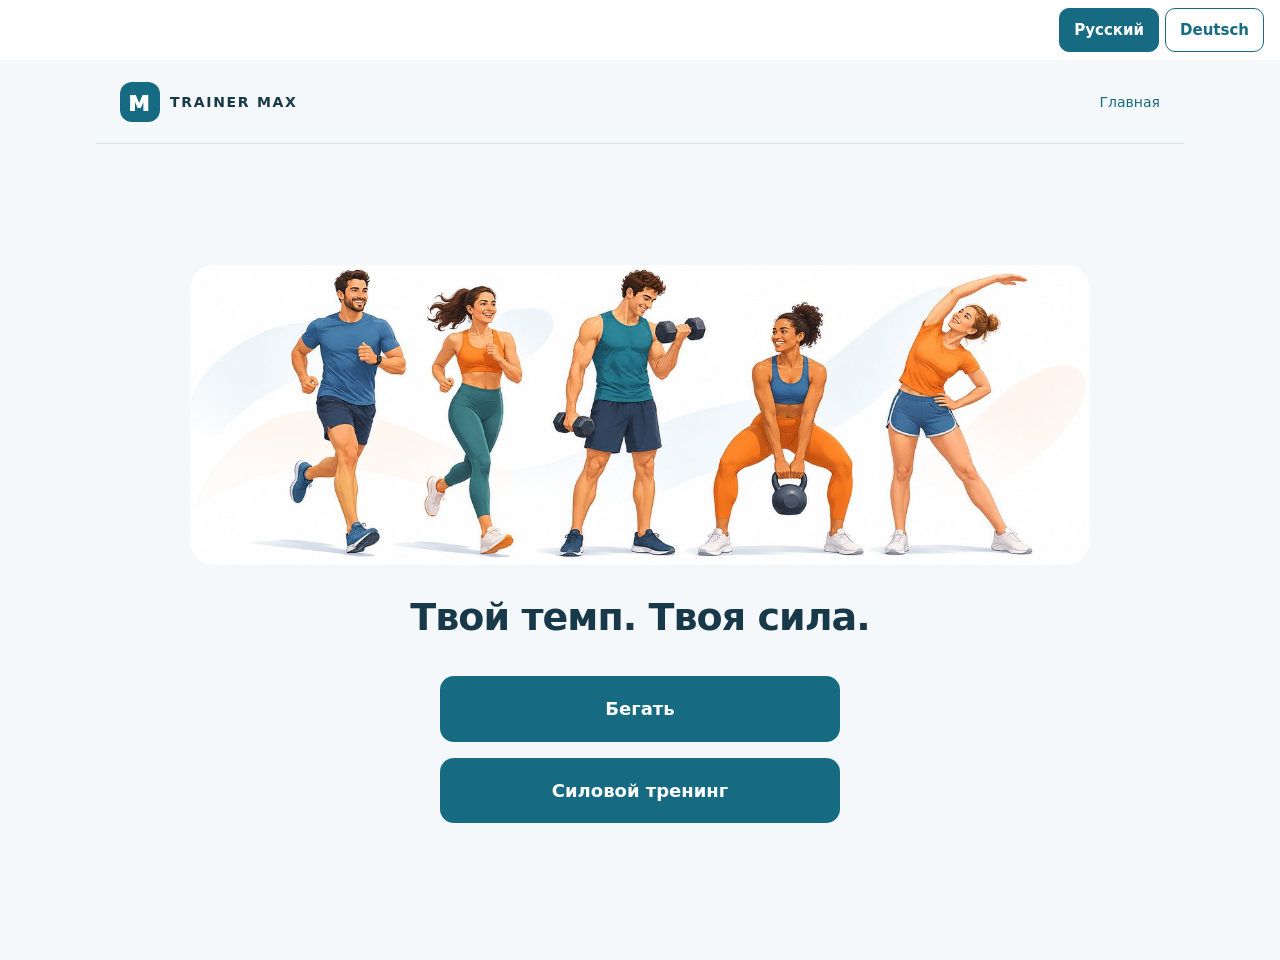
<file: index.html>
<!doctype html>
<html lang="ru"><head><link rel="manifest" href="manifest.webmanifest"><link rel="apple-touch-icon" href="apple-touch-icon.png"><meta name="apple-mobile-web-app-capable" content="yes"><meta name="mobile-web-app-capable" content="yes"><meta name="apple-mobile-web-app-title" content="Trainer Max"><meta name="apple-mobile-web-app-status-bar-style" content="default"><meta name="theme-color" content="#166b83"><meta charset="utf-8"><meta name="viewport" content="width=device-width,initial-scale=1"><title>Тренер Макс</title><meta name="description" content="Твой темп. Твоя сила."><style>
*{box-sizing:border-box}body{margin:0;background:#fff;color:#17394a;font-family:system-ui,-apple-system,sans-serif}main{min-height:100svh;display:flex;align-items:center;justify-content:center;padding:32px 20px}.home{width:100%;max-width:960px;text-align:center}img{display:block;width:100%;height:auto}h1{font-size:clamp(24px,5vw,38px);line-height:1.2;letter-spacing:-.025em;margin:30px 0 36px}.buttons{display:grid;gap:16px;max-width:360px;margin:auto}button,.choice{font:600 20px/1.3 system-ui;border:0;border-radius:16px;padding:21px 20px;min-height:68px;background:#166b83;color:white;cursor:pointer}.buttons>:nth-child(2){background:#eb8a32;color:#242e37}button:focus-visible,.choice:focus-visible{outline:3px solid #17394a;outline-offset:5px}button:active{transform:scale(.98)}@media(max-width:480px){main{padding:24px 16px}h1{margin:28px 0}.home img{width:100%}}
.choice{display:block;text-decoration:none}.back{display:inline-block;margin-top:28px;color:#166b83;padding:12px}</style><link rel="stylesheet" href="theme.css?v=languages-20261112"><script src="i18n.js?v=1"></script></head><body class="theme-home"><header class="site-header"><a class="site-brand" href="index.html"><span class="site-logo">м</span> TRAINER MAX</a><a class="site-back" href="index.html">Главная</a></header><main><section class="home" aria-label="Выбор тренировки"><img src="athletes-banner.jpg" alt="Нарисованные спортсмены бегают, занимаются с гантелями и гирей и делают растяжку"><h1>Твой темп. Твоя сила.</h1><div class="buttons"><a class="choice" href="running.html">Бегать</a><a class="choice" href="Trainer_Max_Krafttraining.html">Силовой тренинг</a></div></section></main><script>
function clearFinishedOutdoor(){try{const key='trainer-max-outdoor-v2';const saved=JSON.parse(localStorage.getItem(key));if(saved?.state==='finished')localStorage.removeItem(key)}catch(e){}}
clearFinishedOutdoor();window.addEventListener('pageshow',clearFinishedOutdoor);
</script><script>if('serviceWorker' in navigator)addEventListener('load',()=>navigator.serviceWorker.register('sw.js').catch(()=>{}));</script></body></html>
</file>
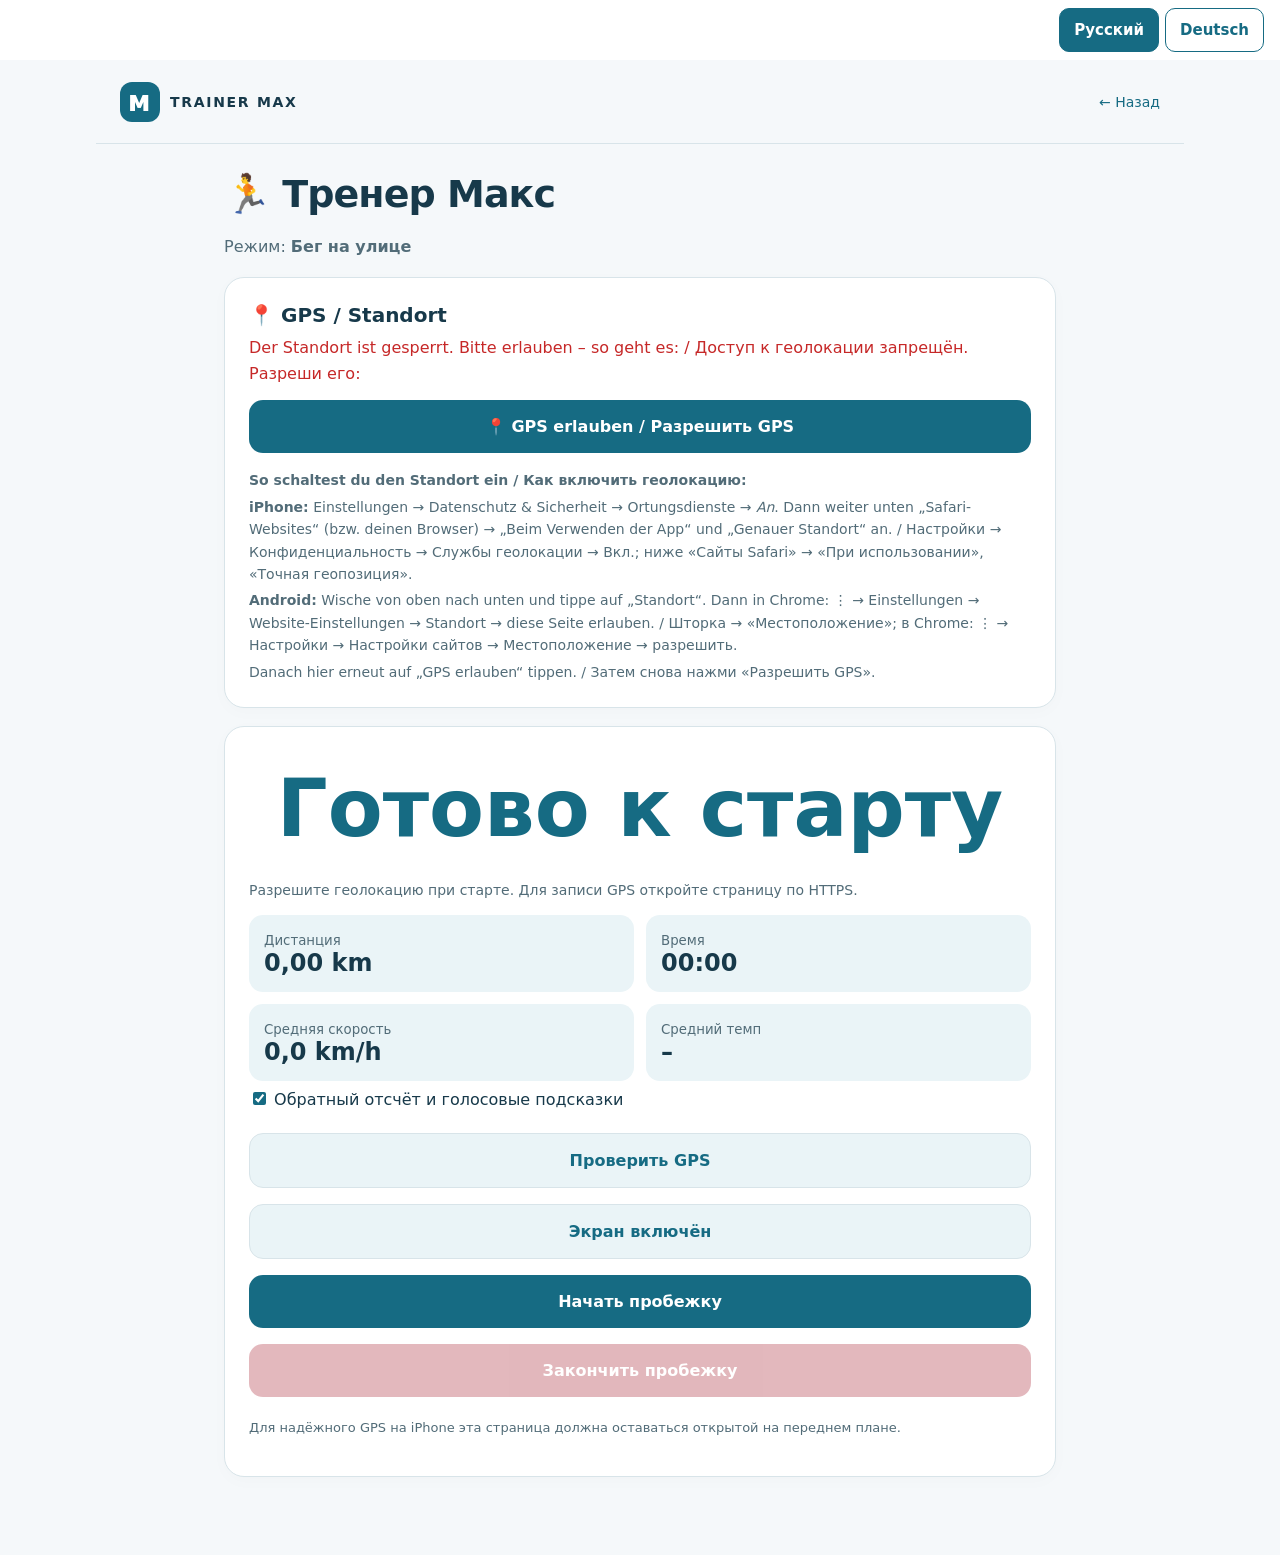
<file: outdoor.html>
<!doctype html><html lang="de"><head><link rel="manifest" href="manifest.webmanifest"><link rel="apple-touch-icon" href="apple-touch-icon.png"><meta name="apple-mobile-web-app-capable" content="yes"><meta name="mobile-web-app-capable" content="yes"><meta name="apple-mobile-web-app-title" content="Trainer Max"><meta name="apple-mobile-web-app-status-bar-style" content="default"><meta name="theme-color" content="#166b83"><meta charset="utf-8"><meta name="viewport" content="width=device-width,initial-scale=1,viewport-fit=cover"><title>Trainer Max – Laufen draußen</title><style>body{margin:0;background:#07111b;color:white;font-family:system-ui,-apple-system,sans-serif}main{max-width:550px;margin:auto;padding:22px 16px 45px}h1{font-size:26px;margin:8px 0}p{color:#b9c6d6;line-height:1.5}.panel{background:#132235;border:1px solid #304459;border-radius:20px;padding:20px;margin:18px 0}.stats{display:grid;grid-template-columns:1fr 1fr;gap:12px}.stat{background:#1b3046;padding:15px;border-radius:14px}.stat strong{display:block;font-size:24px}.stat small{color:#b9c6d6}button{border:0;border-radius:14px;padding:17px 20px;font-size:18px;font-weight:700;width:100%;margin:8px 0;background:#168fff;color:white}button:disabled{opacity:.35}button.stop{background:#d83c47}button.secondary{background:#32475f}#count{font-size:86px;font-weight:900;text-align:center;color:#ffc747}#status{font-size:14px;color:#bed0e0}#preview{width:100%;border-radius:14px;display:none}#map{width:100%;height:190px;border-radius:12px;background:#152b34}a{color:#9ed4ff}#finish{display:none}#wake{font-size:13px}label{display:block;margin:8px 0}input{accent-color:#168fff}</style><link rel="stylesheet" href="theme.css?v=languages-20261112"><script src="i18n.js?v=1"></script></head><body class="theme-outdoor"><header class="site-header"><a class="site-brand" href="index.html"><span class="site-logo">м</span> TRAINER MAX</a><a class="site-back" href="running.html">← Назад</a></header><main><a href="running.html">← Назад / Zurück</a><h1>🏃 Trainer Max</h1><p>Modus: <b>Laufen draußen</b></p><div class="panel gpsbox" id="gpsBox"><h2 style="margin:0 0 6px;font-size:20px">📍 GPS / Standort</h2><p id="gpsState" style="margin:0 0 6px">Für die Laufstrecke braucht die App deinen Standort. / Для маршрута приложению нужно твоё местоположение.</p><button id="gpsAllow" type="button">📍 GPS erlauben / Разрешить GPS</button><div id="gpsHelp" hidden style="font-size:14px;line-height:1.5"><p style="margin:8px 0 4px"><b>So schaltest du den Standort ein / Как включить геолокацию:</b></p><p style="margin:0 0 4px"><b>iPhone:</b> Einstellungen → Datenschutz &amp; Sicherheit → Ortungsdienste → <i>An</i>. Dann weiter unten „Safari-Websites“ (bzw. deinen Browser) → „Beim Verwenden der App“ und „Genauer Standort“ an. / Настройки → Конфиденциальность → Службы геолокации → Вкл.; ниже «Сайты Safari» → «При использовании», «Точная геопозиция».</p><p style="margin:0 0 4px"><b>Android:</b> Wische von oben nach unten und tippe auf „Standort“. Dann in Chrome: ⋮ → Einstellungen → Website-Einstellungen → Standort → diese Seite erlauben. / Шторка → «Местоположение»; в Chrome: ⋮ → Настройки → Настройки сайтов → Местоположение → разрешить.</p><p style="margin:0">Danach hier erneut auf „GPS erlauben“ tippen. / Затем снова нажми «Разрешить GPS».</p></div></div><div class="panel"><div id="count">Bereit</div><p id="status">GPS-Zugriff beim Start erlauben. Für echte GPS-Aufzeichnung muss diese Seite über HTTPS geöffnet werden.</p><div class="stats"><div class="stat"><small>Distanz</small><strong id="distance">0,00 km</strong></div><div class="stat"><small>Zeit</small><strong id="time">00:00</strong></div><div class="stat"><small>Ø Geschwindigkeit</small><strong id="speed">0,0 km/h</strong></div><div class="stat"><small>Ø Pace</small><strong id="pace">–</strong></div></div><label><input type="checkbox" id="voice" checked> Countdown und Hinweise auf Russisch</label><p id="storage"></p><button class="secondary" id="retry">GPS prüfen / Повторить поиск</button><button class="secondary" id="keep">Экран включён / Bildschirm wach halten</button><button id="start">Lauf starten</button><button class="secondary" id="noGps" type="button" hidden>Ohne GPS starten (nur Zeit) / Старт без GPS</button><button class="stop" id="stop" disabled>Lauf beenden</button><p id="wake">Hinweis: Für zuverlässiges GPS muss diese Webseite auf dem iPhone geöffnet und im Vordergrund bleiben.</p></div><div id="finish" class="panel"><h2>Dein Abschlussbild</h2><p id="selfieHint">📸 Mach jetzt ein Selfie – es wird der Hintergrund für dein Bild mit allen Laufdaten und der Karte. / Сделай селфи – оно станет фоном картинки с результатами и картой.</p><button id="selfie" type="button">📸 Selfie aufnehmen / Сделать селфи</button><input id="selfieInput" type="file" accept="image/*" capture="user" hidden><button class="secondary" id="plainPhoto" type="button" hidden>Standardfoto verwenden / Стандартное фото</button><img id="preview" alt="Laufabschlussbild"><button id="save">Bild speichern / teilen</button><p>Сохраните картинку перед выходом. При выходе результат этой пробежки будет удалён.</p><button id="home">На главную / Zur Startseite</button><button class="secondary" id="again">Новая пробежка / Neuen Lauf starten</button></div></main><script>
let selfieURL=null;
const PHOTO='finish-photo.jpg';
const $=id=>document.getElementById(id);let state='idle',watch=null,started=0,elapsed=0,ticker=null,points=[],total=0,finalBlob=null,finalURL=null;
const fmt=n=>n.toLocaleString('de-DE',{minimumFractionDigits:2,maximumFractionDigits:2});
function clock(s){s=Math.max(0,Math.floor(s));return (s>=3600?String(Math.floor(s/3600)).padStart(2,'0')+':':'')+String(Math.floor(s%3600/60)).padStart(2,'0')+':'+String(s%60).padStart(2,'0')}
function say(t){if(!$('voice').checked||!('speechSynthesis'in window))return;const u=new SpeechSynthesisUtterance(window.I18n?I18n.t(t):t);u.lang=window.I18n?I18n.locale:'ru-RU';u.rate=.9;const mv=window.TrainerVoice&&TrainerVoice.pick();if(mv){u.voice=mv;u.lang=mv.lang}speechSynthesis.speak(u)}
function hav(a,b){let r=Math.PI/180,dlat=(b.lat-a.lat)*r,dlon=(b.lon-a.lon)*r,x=Math.sin(dlat/2)**2+Math.cos(a.lat*r)*Math.cos(b.lat*r)*Math.sin(dlon/2)**2;return 6371000*2*Math.atan2(Math.sqrt(x),Math.sqrt(1-x))}
function update(){let s=state==='running'?(Date.now()-started)/1000:elapsed;$('time').textContent=clock(s);$('distance').textContent=fmt(total/1000)+' km';$('speed').textContent=(s>0?(total/1000)/(s/3600):0).toFixed(1).replace('.',',')+' km/h';$('pace').textContent=total>0?clock(s/(total/1000))+' /km':'–'}
const KEY='trainer-max-outdoor-v2';
let renderVersion=0,lastSaved=0;
let lock=null,locking=false,gpsTimer=null,countTimer=null,lastFix=0,segmentBreak=true;
const active=()=>['locating','countdown','running'].includes(state);
function persist(force=true){if(!force&&Date.now()-lastSaved<5000)return;if(!['running','finished'].includes(state))return;try{localStorage.setItem(KEY,JSON.stringify({state,started,elapsed,total,points}));lastSaved=Date.now();$('storage').textContent='Тренировка сохранена на этом устройстве.'}catch(e){$('storage').textContent='Не удалось сохранить тренировку. Не закрывайте страницу.'}}
async function keepAwake(){if(!active()||document.visibilityState!=='visible'||lock||locking)return;if(!navigator.wakeLock){$('wake').textContent='Браузер не поддерживает удержание экрана. Откройте страницу в Safari и проверьте автоблокировку.';return}locking=true;try{const l=await navigator.wakeLock.request('screen');if(!active()){await l.release();return}lock=l;$('wake').textContent='Экран удерживается включённым до «Закончить». Не блокируйте телефон вручную.';l.addEventListener('release',()=>{if(lock===l)lock=null;if(active())$('wake').textContent='Удержание экрана отключено системой. Вернитесь на страницу и нажмите «Экран включён».'})}catch(e){$('wake').textContent='Система не разрешила удержание экрана. Откройте в Safari, отключите энергосбережение и нажмите «Экран включён».'}finally{locking=false}}
function stopGPS(){if(watch!==null)navigator.geolocation.clearWatch(watch);watch=null;clearTimeout(gpsTimer)}
function err(e){clearTimeout(gpsTimer);if(state==='locating')$('noGps').hidden=false;if(e.code===1)gpsUI('denied','Der Standort ist gesperrt. Bitte erlauben – so geht es: / Доступ к геолокации запрещён. Разреши его:');else if(e.code===2)gpsUI('off','Der Standort ist ausgeschaltet oder nicht verfügbar. Bitte einschalten: / Геолокация выключена или недоступна. Включи её:');const msgs={1:'Доступ к геопозиции запрещён. Разрешите местоположение для этого сайта и браузера. Откройте ссылку напрямую в Safari.',2:'Местоположение недоступно. Включите геолокацию и выйдите на открытое место.',3:'За 20 секунд координаты не получены. Проверьте геолокацию, откройте в Safari и повторите поиск.'};$('status').textContent=msgs[e.code]||'Не удалось получить координаты. Повторите поиск GPS.';if(e.code===1)stopGPS()}
function startGPS(){stopGPS();if(!isSecureContext||!navigator.geolocation){$('status').textContent='Для GPS нужна HTTPS-страница в браузере с геолокацией.';if(state==='locating')$('noGps').hidden=false;return}lastFix=0;segmentBreak=true;$('status').textContent='Ищем GPS. Разрешите доступ к местоположению…';gpsTimer=setTimeout(()=>err({code:3}),21000);watch=navigator.geolocation.watchPosition(pos,err,{enableHighAccuracy:true,maximumAge:0,timeout:20000})}
function pos(p){if(!active())return;lastFix=Date.now();clearTimeout(gpsTimer);const c=p.coords;if(Number.isFinite(c.accuracy))gpsUI('ok','✓ GPS aktiv · Genauigkeit ±'+Math.round(c.accuracy)+' m / GPS включён');if(!Number.isFinite(c.latitude)||!Number.isFinite(c.longitude)||!Number.isFinite(c.accuracy))return;if(c.accuracy>65){$('status').textContent='Координаты получены, но точность ±'+Math.round(c.accuracy)+' м. Включите точную геопозицию и выйдите на открытое место.';return}if(state==='locating'){beginCountdown();return}if(state!=='running')return;let q={lat:c.latitude,lon:c.longitude,accuracy:c.accuracy,t:p.timestamp,break:segmentBreak};let last=points.at(-1);$('status').textContent='GPS активен · точность ±'+Math.round(c.accuracy)+' м';if(last&&!segmentBreak){let d=hav(last,q),dt=(q.t-last.t)/1000;if(dt<=0)return;if(dt>30)q.break=true;else{if(d<3||d/dt>7)return;total+=d}}points.push(q);segmentBreak=false;update();persist(false)}
function beginCountdown(){state='countdown';$('noGps').hidden=true;let n=5;$('count').textContent=n;say('Пять');countTimer=setInterval(()=>{if(document.visibilityState!=='visible'){clearInterval(countTimer);state='locating';$('count').textContent='GPS';return}n--;if(n>0){$('count').textContent=n;say(['','Один','Два','Три','Четыре'][n])}else{clearInterval(countTimer);state='running';started=Date.now();$('count').textContent='LOS!';say('Старт! Удачной пробежки!');persist();clearInterval(ticker);ticker=setInterval(()=>{update();persist(false);if(lastFix&&Date.now()-lastFix>30000)$('status').textContent='GPS давно не обновлялся. Повторите поиск; тренировка сохранена.'},1000)}},1000)}
function reset(){renderVersion++;if($('noGps'))$('noGps').hidden=true;if(typeof clearSelfie==='function')clearSelfie();if('speechSynthesis'in window)speechSynthesis.cancel();if(finalURL)URL.revokeObjectURL(finalURL);finalURL=null;finalBlob=null;$('preview').removeAttribute('src');$('preview').style.display='none';$('storage').textContent='';stopGPS();clearInterval(ticker);clearInterval(countTimer);state='idle';if(lock){lock.release().catch(()=>{});lock=null}points=[];total=0;elapsed=0;started=0;segmentBreak=true;try{localStorage.removeItem(KEY)}catch(e){}update();$('count').textContent='Bereit';$('start').disabled=false;$('stop').disabled=true;$('finish').style.display='none';$('status').textContent='Сначала проверим GPS, затем начнётся отсчёт.'}
$('start').onclick=()=>{if(state!=='idle')return;state='locating';setTimeout(()=>{if(state==='locating')$('noGps').hidden=false},25000);$('start').disabled=true;$('stop').disabled=false;$('count').textContent='GPS';keepAwake();startGPS()};
$('retry').onclick=()=>{if(!active()){$('start').click();return}keepAwake();startGPS()};
$('keep').onclick=keepAwake;
$('stop').textContent='Закончить / Lauf beenden';
$('stop').onclick=async()=>{if(!active())return;if(state!=='running'){if(!started){if(!confirm('Der Lauf hat noch nicht begonnen. Trotzdem beenden und ein Bild erstellen? / Пробежка ещё не началась. Всё равно завершить?')){return}}}elapsed=started?(Date.now()-started)/1000:0;state='finished';stopGPS();clearInterval(ticker);clearInterval(countTimer);if(lock)await lock.release();$('wake').textContent='Тренировка завершена. Экран можно закрыть.';$('stop').disabled=true;$('count').textContent='Fertig!';update();persist();say('Тренировка завершена. Отличная работа!');$('status').textContent='Lauf beendet · '+points.length+' GPS-Punkte';try{await render();if(state!=='finished')return;$('finish').style.display='block';$('finish').scrollIntoView({behavior:'smooth'})}catch(e){$('status').textContent='Результат сохранён, но картинка не создана. Перезагрузите страницу для повторной попытки.'}};
$('selfie').onclick=()=>{$('selfieInput').value='';$('selfieInput').click()};
$('selfieInput').onchange=async e=>{const f=e.target.files&&e.target.files[0];if(!f)return;if(selfieURL)URL.revokeObjectURL(selfieURL);selfieURL=URL.createObjectURL(f);$('selfie').textContent='📸 Neues Selfie / Новое селфи';$('plainPhoto').hidden=false;$('selfieHint').hidden=true;try{await render()}catch(err){$('status').textContent='Selfie konnte nicht geladen werden. / Не удалось загрузить селфи.';clearSelfie();render().catch(()=>{})}};
function clearSelfie(){if(selfieURL)URL.revokeObjectURL(selfieURL);selfieURL=null;$('plainPhoto').hidden=true;$('selfieHint').hidden=false;$('selfie').textContent='📸 Selfie aufnehmen / Сделать селфи'}
$('plainPhoto').onclick=()=>{clearSelfie();render().catch(()=>{})};
function gpsUI(kind,msg){const s=$('gpsState'),b=$('gpsAllow'),help=$('gpsHelp');s.textContent=msg;help.hidden=!(kind==='denied'||kind==='off');b.hidden=kind==='ok';s.style.color=kind==='ok'?'#1b8a4b':kind==='wait'?'':'#c62828'}
function requestGPS(){if(!navigator.geolocation){gpsUI('off','Dieser Browser kann keinen Standort liefern. / Браузер не поддерживает геолокацию.');return}if(!isSecureContext){gpsUI('off','GPS geht nur, wenn die Seite über https:// geöffnet wird. / GPS работает только по https://.');return}gpsUI('wait','Standort wird angefragt … bitte „Erlauben“ tippen. / Запрашиваем местоположение… нажми «Разрешить».');navigator.geolocation.getCurrentPosition(p=>{gpsUI('ok','✓ GPS aktiv · Genauigkeit ±'+Math.round(p.coords.accuracy)+' m / GPS включён')},e=>{if(e.code===1)gpsUI('denied','Der Standort ist gesperrt. Bitte erlauben – so geht es: / Доступ к геолокации запрещён. Разреши его:');else if(e.code===2)gpsUI('off','Der Standort ist ausgeschaltet oder nicht verfügbar. Bitte einschalten: / Геолокация выключена или недоступна. Включи её:');else gpsUI('wait','Noch kein GPS-Signal. Geh ins Freie und tippe erneut. / Нет сигнала GPS. Выйди на открытое место и повтори.')},{enableHighAccuracy:true,timeout:20000,maximumAge:0})}
$('gpsAllow').onclick=requestGPS;
(async()=>{try{if(navigator.permissions){const st=await navigator.permissions.query({name:'geolocation'});const react=()=>{if(st.state==='denied')gpsUI('denied','Der Standort ist gesperrt. Bitte erlauben – so geht es: / Доступ к геолокации запрещён. Разреши его:');else if(st.state==='granted'&&$('gpsState').style.color!=='rgb(27, 138, 75)')requestGPS()};st.onchange=react;if(st.state==='denied'){react();return}}}catch(e){}if(state==='idle')requestGPS()})();
$('noGps').onclick=()=>{if(state!=='locating')return;$('noGps').hidden=true;$('status').textContent='Start ohne GPS – Zeit läuft, Strecke wird ergänzt, sobald GPS da ist. / Старт без GPS.';beginCountdown()};
$('again').onclick=()=>{reset();window.scrollTo({top:0,behavior:'smooth'})};
$('home').onclick=()=>{reset();window.location.replace('index.html')};
document.addEventListener('visibilitychange',()=>{if(document.visibilityState==='hidden'){persist();segmentBreak=true}else if(active()){keepAwake();startGPS();update()}});
window.addEventListener('pagehide',()=>{if(state==='finished')reset();else persist();stopGPS();clearInterval(ticker);clearInterval(countTimer);if(state==='countdown')state='locating';if(lock){lock.release().catch(()=>{});lock=null}if('speechSynthesis'in window)speechSynthesis.cancel()});
window.addEventListener('pageshow',()=>{if(state==='finished'){try{if(!localStorage.getItem(KEY))reset()}catch(e){}}if(active()){keepAwake();startGPS();if(state==='running'){clearInterval(ticker);ticker=setInterval(()=>{update();persist(false)},1000)}}});
window.addEventListener('beforeunload',e=>{if(active()){persist();e.preventDefault();e.returnValue=''}});
document.querySelector('a[href="running.html"]').addEventListener('click',e=>{if(active()&&!confirm('Тренировка ещё идёт. Покинуть страницу? Запись GPS может прерваться.'))e.preventDefault()});
async function restore(){try{const d=JSON.parse(localStorage.getItem(KEY));if(!d||!['running','finished'].includes(d.state)||!Number.isFinite(d.started)||!Number.isFinite(d.total)||!Array.isArray(d.points))return;state=d.state;started=d.started;elapsed=d.elapsed;total=d.total;points=d.points;segmentBreak=true;update();$('start').disabled=true;if(state==='running'){$('count').textContent='Продолжаем';$('stop').disabled=false;$('storage').textContent='Тренировка восстановлена. Время включает перерыв; пропущенный путь не добавляется.';ticker=setInterval(()=>{update();persist(false)},1000);keepAwake();startGPS()}else{$('count').textContent='Fertig!';await render();$('finish').style.display='block'}}catch(e){$('storage').textContent='Не удалось восстановить сохранённую тренировку.'}}
function line(ctx,t,x,y,font,color='#fff'){ctx.font=font;ctx.fillStyle=color;ctx.fillText(window.I18n?I18n.t(t):t,x,y)}
function route(ctx,x,y,w,h){ctx.fillStyle='rgba(5,24,35,.92)';ctx.fillRect(x,y,w,h);ctx.strokeStyle='rgba(69,111,126,.3)';ctx.lineWidth=2;for(let i=0;i<10;i++){ctx.beginPath();ctx.moveTo(x+i*w/9,y);ctx.lineTo(x+(i+2)*w/11,y+h);ctx.stroke()}for(let i=0;i<7;i++){ctx.beginPath();ctx.moveTo(x,y+i*h/6);ctx.lineTo(x+w,y+(i+1)*h/7);ctx.stroke()}if(points.length<2){line(ctx,'Keine GPS-Route verfügbar',x+20,y+h/2,'25px system-ui','#d6e8f2');return}let minx=Infinity,maxx=-Infinity,miny=Infinity,maxy=-Infinity;for(const p of points){minx=Math.min(minx,p.lon);maxx=Math.max(maxx,p.lon);miny=Math.min(miny,p.lat);maxy=Math.max(maxy,p.lat)}let mid=(miny+maxy)/2*Math.PI/180;let dx=Math.max((maxx-minx)*Math.cos(mid),.0001),dy=Math.max(maxy-miny,.0001),scale=Math.min((w-75)/dx,(h-70)/dy);let cx=(minx+maxx)/2,cy=(miny+maxy)/2;const pt=p=>[x+w/2+(p.lon-cx)*Math.cos(mid)*scale,y+h/2-(p.lat-cy)*scale];ctx.lineCap='round';ctx.lineJoin='round';ctx.beginPath();points.forEach((p,i)=>{let [a,b]=pt(p);i&&!p.break?ctx.lineTo(a,b):ctx.moveTo(a,b)});ctx.strokeStyle='#17a7ff';ctx.lineWidth=12;ctx.stroke();let [sx,sy]=pt(points[0]),[ex,ey]=pt(points.at(-1));ctx.fillStyle='#34e68b';ctx.beginPath();ctx.arc(sx,sy,12,0,7);ctx.fill();ctx.fillStyle='#fff';ctx.beginPath();ctx.arc(ex,ey,12,0,7);ctx.fill()}
function stats(){return [['DISTANZ',fmt(total/1000)+' km'],['ZEIT',clock(elapsed)],['Ø GESCHWINDIGKEIT',(elapsed?((total/1000)/(elapsed/3600)):0).toFixed(1).replace('.',',')+' km/h'],['Ø PACE',total?clock(elapsed/(total/1000))+' /km':'–']]}
function drawSelfie(g,image){const W=1080,H=1350,s=Math.max(W/image.naturalWidth,H/image.naturalHeight),iw=image.naturalWidth*s,ih=image.naturalHeight*s;g.drawImage(image,(W-iw)/2,(H-ih)/2,iw,ih);let t=g.createLinearGradient(0,0,0,230);t.addColorStop(0,'rgba(3,13,25,.85)');t.addColorStop(1,'rgba(3,13,25,0)');g.fillStyle=t;g.fillRect(0,0,W,230);line(g,'TRAINER MAX',45,80,'bold 50px system-ui','#168fff');line(g,'LAUFEN DRAUSSEN',45,124,'bold 26px system-ui');g.textAlign='right';line(g,new Date().toLocaleDateString(window.I18n?I18n.locale:'de-DE'),W-45,80,'26px system-ui','#e6f0f7');g.textAlign='left';let b=g.createLinearGradient(0,760,0,H);b.addColorStop(0,'rgba(3,13,25,0)');b.addColorStop(.28,'rgba(3,13,25,.82)');b.addColorStop(1,'rgba(3,13,25,.95)');g.fillStyle=b;g.fillRect(0,760,W,H-760);stats().forEach((d,i)=>{let y=930+i*95;line(g,d[0],45,y,'22px system-ui','#a9c0d3');line(g,d[1],45,y+44,'bold 42px system-ui','#fff')});line(g,'DEINE GPS-STRECKE',600,915,'bold 22px system-ui','#168fff');g.save();g.beginPath();g.roundRect?g.roundRect(590,935,445,330,22):g.rect(590,935,445,330);g.clip();route(g,590,935,445,330);g.restore();line(g,'JEDER SCHRITT ZÄHLT!',45,1315,'bold 26px system-ui','#fff')}
async function render(){const version=++renderVersion;let image=new Image();image.src=selfieURL||PHOTO;await image.decode();if(version!==renderVersion||state!=='finished')return;let c=document.createElement('canvas');if(selfieURL){c.width=1080;c.height=1350;drawSelfie(c.getContext('2d'),image)}else{c.width=1080;c.height=1150;let g=c.getContext('2d');g.drawImage(image,0,0,1080,1150);g.fillStyle='rgba(3,13,25,.87)';g.fillRect(0,0,410,1150);line(g,'TRAINER MAX',40,75,'bold 47px system-ui','#168fff');line(g,'LAUFEN DRAUSSEN',40,118,'bold 24px system-ui');let data=[['DISTANZ',fmt(total/1000)+' km'],['ZEIT',clock(elapsed)],['Ø GESCHWINDIGKEIT',(elapsed?((total/1000)/(elapsed/3600)):0).toFixed(1).replace('.',',')+' km/h'],['Ø PACE',total?clock(elapsed/(total/1000))+' /km':'–']];data.forEach((d,i)=>{let y=200+i*125;line(g,d[0],40,y,'23px system-ui','#a9c0d3');line(g,d[1],40,y+49,'bold 44px system-ui','#fff')});line(g,'DEINE GPS-STRECKE',40,705,'bold 23px system-ui','#168fff');route(g,25,735,360,250);line(g,'JEDER SCHRITT ZÄHLT!',35,1060,'bold 28px system-ui','#fff');line(g,new Date().toLocaleDateString('de-DE'),35,1100,'23px system-ui','#a9c0d3');}const blob=await new Promise(r=>c.toBlob(r,'image/png'));c.width=0;c.height=0;image.removeAttribute('src');if(version!==renderVersion||state!=='finished')return;if(!blob)throw new Error('Bild konnte nicht erstellt werden');if(finalURL)URL.revokeObjectURL(finalURL);finalBlob=blob;finalURL=URL.createObjectURL(finalBlob);$('preview').src=finalURL;$('preview').style.display='block'}
$('save').onclick=async()=>{if(!finalBlob)return;let file=new File([finalBlob],'Trainer-Max-Lauf.png',{type:'image/png'});if(navigator.canShare&&navigator.canShare({files:[file]})){try{await navigator.share({files:[file],title:'Trainer Max – Mein Lauf'});return}catch(e){if(e.name==='AbortError')return}}let a=document.createElement('a');a.href=finalURL;a.download='Trainer-Max-Lauf.png';a.click()};
window.addEventListener('trainer-language-change',()=>{if(state==='finished')render().catch(()=>{});});
update();restore();
</script><script>if('serviceWorker' in navigator)addEventListener('load',()=>navigator.serviceWorker.register('sw.js').catch(()=>{}));</script></body></html>
</file>
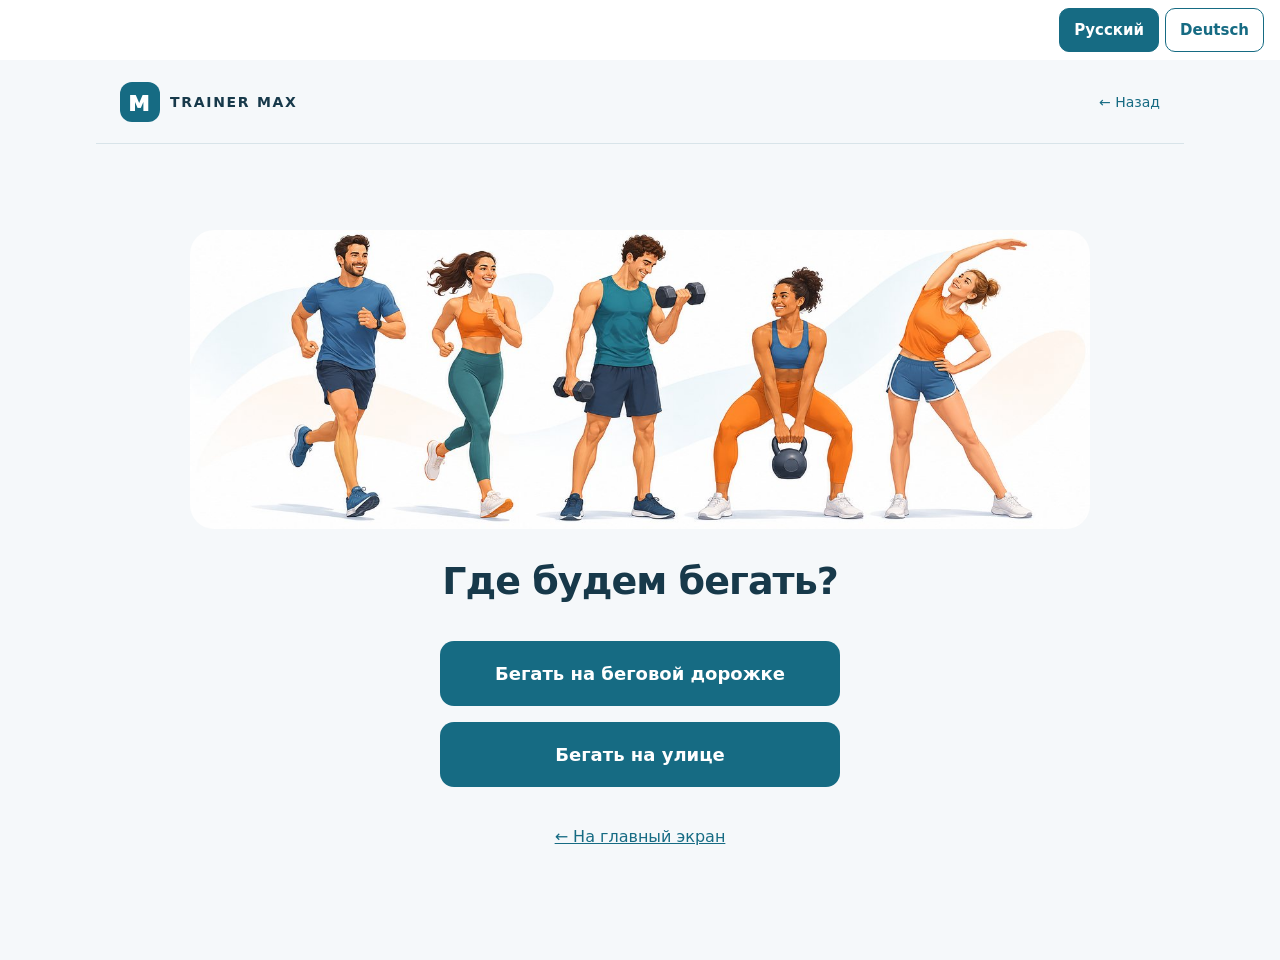
<file: running.html>
<!doctype html>
<html lang="ru"><head><link rel="manifest" href="manifest.webmanifest"><link rel="apple-touch-icon" href="apple-touch-icon.png"><meta name="apple-mobile-web-app-capable" content="yes"><meta name="mobile-web-app-capable" content="yes"><meta name="apple-mobile-web-app-title" content="Trainer Max"><meta name="apple-mobile-web-app-status-bar-style" content="default"><meta name="theme-color" content="#166b83"><meta charset="utf-8"><meta name="viewport" content="width=device-width,initial-scale=1"><title>Бегать — Тренер Макс</title><meta name="description" content="Твой темп. Твоя сила."><style>
*{box-sizing:border-box}body{margin:0;background:#fff;color:#17394a;font-family:system-ui,-apple-system,sans-serif}main{min-height:100svh;display:flex;align-items:center;justify-content:center;padding:32px 20px}.home{width:100%;max-width:960px;text-align:center}img{display:block;width:100%;height:auto}h1{font-size:clamp(24px,5vw,38px);line-height:1.2;letter-spacing:-.025em;margin:30px 0 36px}.buttons{display:grid;gap:16px;max-width:360px;margin:auto}button,.choice{font:600 20px/1.3 system-ui;border:0;border-radius:16px;padding:21px 20px;min-height:68px;background:#166b83;color:white;cursor:pointer}.buttons>:nth-child(2){background:#eb8a32;color:#242e37}button:focus-visible,.choice:focus-visible{outline:3px solid #17394a;outline-offset:5px}button:active{transform:scale(.98)}@media(max-width:480px){main{padding:24px 16px}h1{margin:28px 0}.home img{width:100%}}
.choice{display:block;text-decoration:none}.back{display:inline-block;margin-top:28px;color:#166b83;padding:12px}</style><link rel="stylesheet" href="theme.css?v=languages-20261112"><script src="i18n.js?v=1"></script></head><body class="theme-home"><header class="site-header"><a class="site-brand" href="index.html"><span class="site-logo">м</span> TRAINER MAX</a><a class="site-back" href="index.html">← Назад</a></header><main><section class="home" aria-label="Выбор места для бега"><img src="athletes-banner.jpg" alt="Нарисованные спортсмены бегают, занимаются с гантелями и гирей и делают растяжку"><h1>Где будем бегать?</h1><div class="buttons"><a class="choice" href="treadmill.html">Бегать на беговой дорожке</a><a class="choice" href="outdoor.html">Бегать на улице</a></div><a class="back" href="index.html">← На главный экран</a></section></main><script>if('serviceWorker' in navigator)addEventListener('load',()=>navigator.serviceWorker.register('sw.js').catch(()=>{}));</script></body></html>
</file>
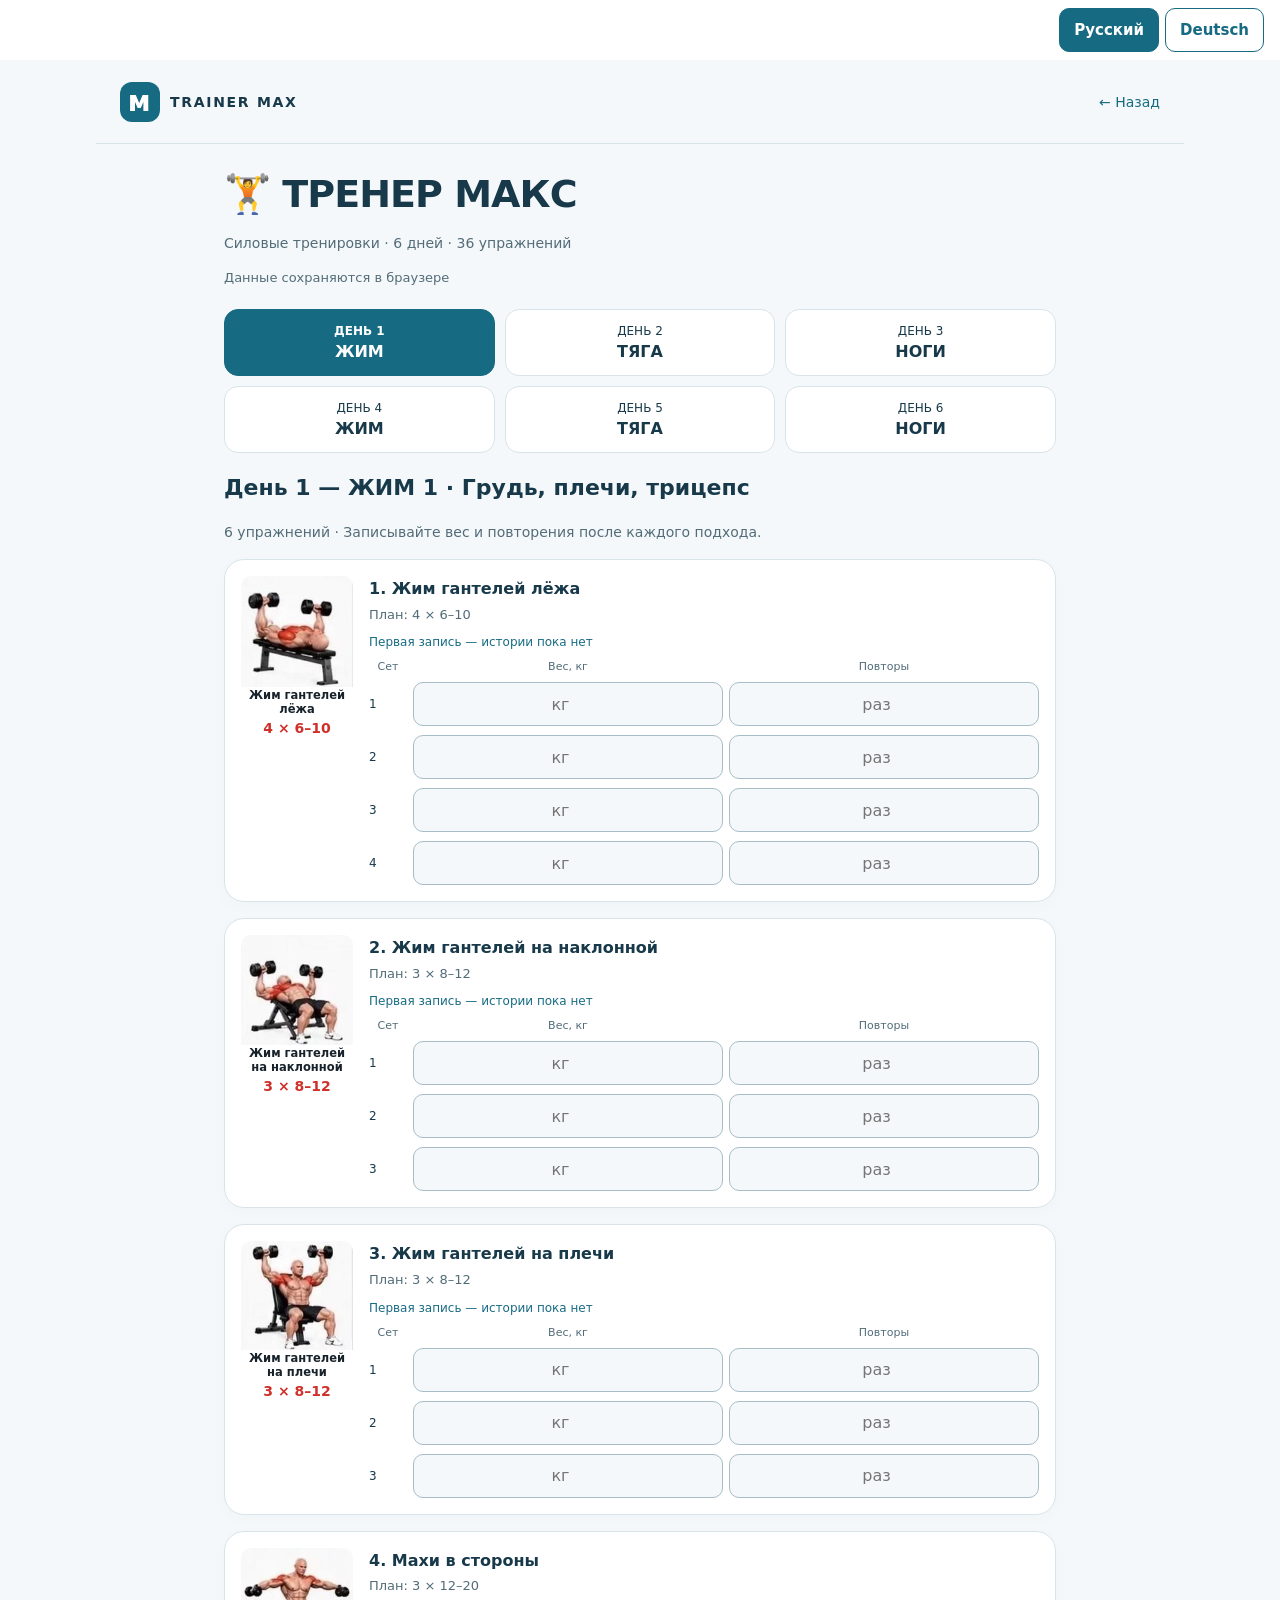
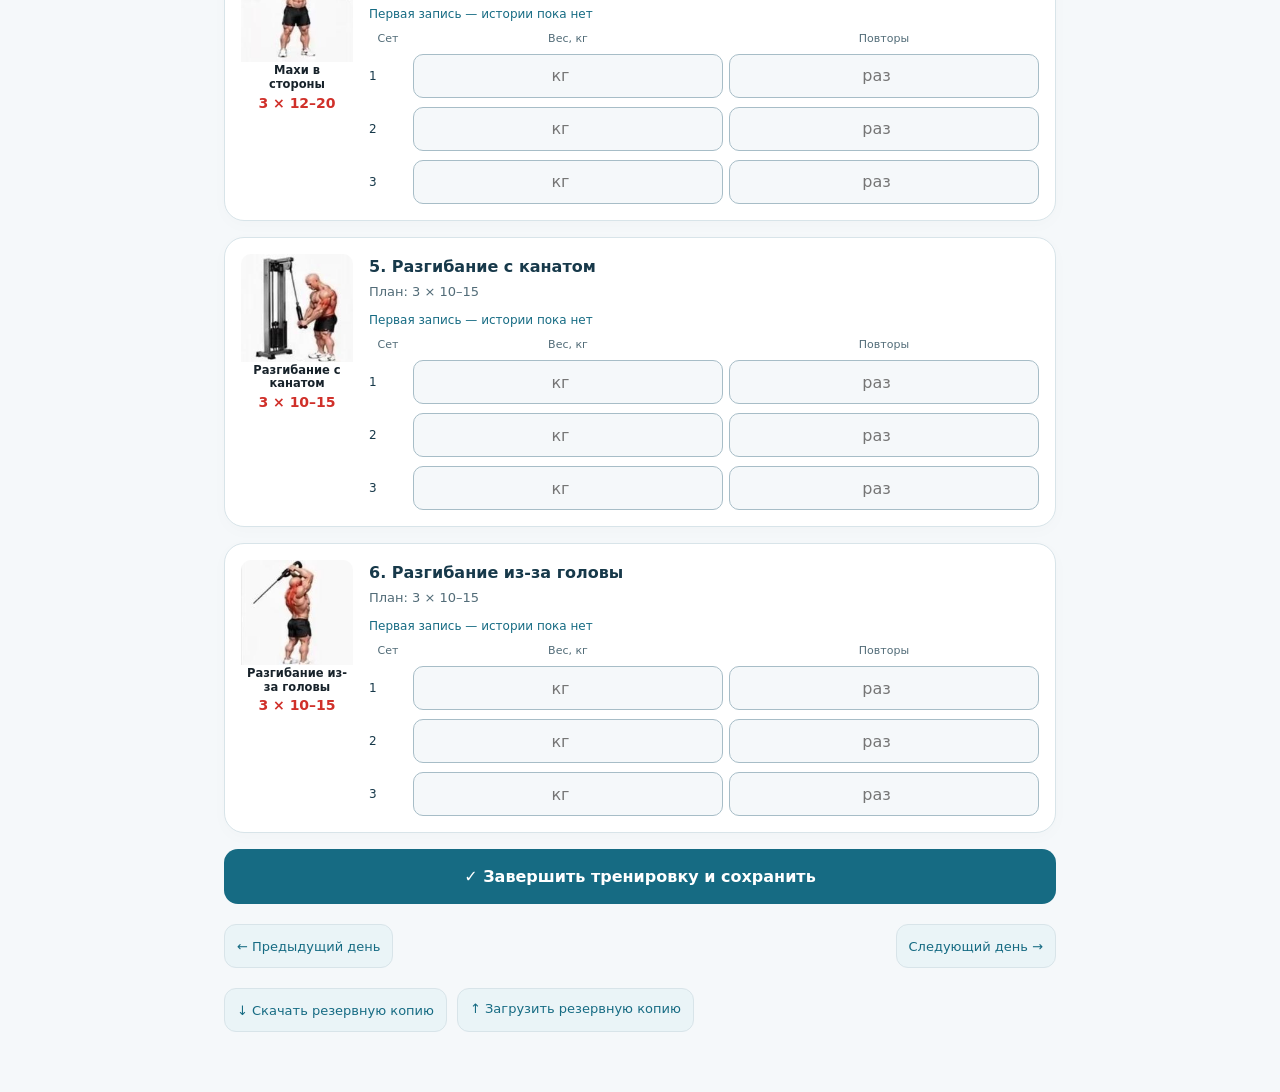
<file: Trainer_Max_Krafttraining.html>
<!doctype html><html lang="ru"><head><link rel="manifest" href="manifest.webmanifest"><link rel="apple-touch-icon" href="apple-touch-icon.png"><meta name="apple-mobile-web-app-capable" content="yes"><meta name="mobile-web-app-capable" content="yes"><meta name="apple-mobile-web-app-title" content="Trainer Max"><meta name="apple-mobile-web-app-status-bar-style" content="default"><meta name="theme-color" content="#166b83"><meta charset="utf-8"><meta name="viewport" content="width=device-width,initial-scale=1"><title>Тренер Макс — Силовые тренировки</title><style>
:root{font-family:system-ui,-apple-system,sans-serif;color:#f2f8f5;background:#0b1319}*{box-sizing:border-box}body{margin:0}main{max-width:850px;margin:auto;padding:18px 14px 80px}h1{font-size:26px;color:#a0ff48;margin:0}.sub{color:#b6c5c7;font-size:14px}.day{display:none}.day:first-of-type{display:block}.day:target{display:block}main:has(.day:target) .day:not(:target){display:none}.tabs{display:grid;grid-template-columns:repeat(3,1fr);gap:8px;margin:20px 0}.daylink{display:block;text-decoration:none;text-align:center;font-size:12px;padding:12px 4px;border:1px solid #40545a;background:#18272e;color:#eaf6ef;border-radius:12px}.daylink b{display:block;font-size:16px;margin-top:4px}.day:nth-of-type(1) .daylink:nth-child(1),.day:nth-of-type(2) .daylink:nth-child(2),.day:nth-of-type(3) .daylink:nth-child(3),.day:nth-of-type(4) .daylink:nth-child(4),.day:nth-of-type(5) .daylink:nth-child(5),.day:nth-of-type(6) .daylink:nth-child(6){background:#a0ff48;color:#09140a;font-weight:800}.exercise{display:grid;grid-template-columns:112px minmax(0,1fr);gap:12px;background:#15242b;border:1px solid #2e4448;border-radius:15px;padding:10px;margin:12px 0}.exercise img{width:112px;height:130px;object-fit:contain;background:white;border-radius:10px}.exercise h3{margin:2px 0 4px;font-size:16px}.hint{font-size:13px;color:#b5c8c9;margin:4px 0}.set,.sethead{display:grid;grid-template-columns:38px 1fr 1fr;gap:6px;align-items:center;margin-top:9px}.sethead{font-size:11px;color:#b5c8c9;text-align:center}.set{font-size:12px}.set input{min-width:0;width:100%;padding:10px 3px;border-radius:9px;background:#07151b;border:1px solid #486067;color:white;font-size:16px;text-align:center}.old{color:#a0ff48;font-size:12px;margin-top:8px;line-height:1.5}.finish{width:100%;padding:16px;background:#a0ff48;color:#09140a;border:0;border-radius:12px;font-size:16px;font-weight:800}.bottom{display:flex;justify-content:space-between;gap:10px;margin:20px 0}.bottom a{color:#a0ff48;text-decoration:none;padding:12px;border:1px solid #49604c;border-radius:10px;font-size:13px}.utilities{display:flex;gap:10px;flex-wrap:wrap;margin-top:20px}.utilities button,.utilities label{border:1px solid #49604c;border-radius:10px;background:#18272e;color:#eaf6ef;padding:12px;font-size:13px;cursor:pointer}#status{color:#a0ff48;font-size:13px;margin:12px 0}@media(max-width:380px){.exercise{grid-template-columns:85px minmax(0,1fr);gap:8px}.exercise img{width:85px;height:105px}.exercise h3{font-size:14px}}
.pic{margin:0;width:112px;background:#fff;border-radius:10px;overflow:hidden;text-align:center;align-self:start}.exercise .pic img{display:block;width:100%;height:auto;max-height:118px;object-fit:contain;border-radius:0;background:#fff}.pic figcaption{padding:2px 4px 6px;color:#17222a;font-size:11.5px;font-weight:700;line-height:1.2}.pic figcaption span{display:block;hyphens:auto}.pic figcaption b{display:block;color:#d0302a;font-size:14px;margin-top:3px}@media(max-width:380px){.pic{width:85px}.pic figcaption{font-size:10px}}</style><link rel="stylesheet" href="theme.css?v=languages-20261112"><script src="i18n.js?v=1"></script></head><body class="theme-strength"><header class="site-header"><a class="site-brand" href="index.html"><span class="site-logo">м</span> TRAINER MAX</a><a class="site-back" href="index.html">← Назад</a></header><main><a href="index.html" style="display:inline-block;color:#a0ff48;padding:12px 0;margin-bottom:12px">← На главную</a><h1>🏋️ ТРЕНЕР МАКС</h1><p class="sub">Силовые тренировки · 6 дней · 36 упражнений</p><p id="status">Данные сохраняются в браузере</p><section class="day" id="day-1"><nav class="tabs"><a class="daylink" href="#day-1">ДЕНЬ 1<b>ЖИМ</b></a><a class="daylink" href="#day-2">ДЕНЬ 2<b>ТЯГА</b></a><a class="daylink" href="#day-3">ДЕНЬ 3<b>НОГИ</b></a><a class="daylink" href="#day-4">ДЕНЬ 4<b>ЖИМ</b></a><a class="daylink" href="#day-5">ДЕНЬ 5<b>ТЯГА</b></a><a class="daylink" href="#day-6">ДЕНЬ 6<b>НОГИ</b></a></nav><h2>День 1 — ЖИМ 1 · Грудь, плечи, трицепс</h2><p class="sub">6 упражнений · Записывайте вес и повторения после каждого подхода.</p><article class="exercise"><figure class="pic"><img loading="lazy" src="[data-uri]" alt="Жим гантелей лёжа"><figcaption><span>Жим гантелей лёжа</span><b>4 × 6–10</b></figcaption></figure><div><h3>1. Жим гантелей лёжа</h3><p class="hint">План: 4 × 6–10</p><div class="old" data-previous="d1e1">Первая запись — истории пока нет</div><div class="sethead"><span>Сет</span><span>Вес, кг</span><span>Повторы</span></div><div class="set"><span>1</span><input type="number" inputmode="decimal" min="0" step="0.5" placeholder="кг" data-id="d1e1" data-set="0" data-field="kg"><input type="number" inputmode="numeric" min="0" step="1" placeholder="раз" data-id="d1e1" data-set="0" data-field="reps"></div><div class="set"><span>2</span><input type="number" inputmode="decimal" min="0" step="0.5" placeholder="кг" data-id="d1e1" data-set="1" data-field="kg"><input type="number" inputmode="numeric" min="0" step="1" placeholder="раз" data-id="d1e1" data-set="1" data-field="reps"></div><div class="set"><span>3</span><input type="number" inputmode="decimal" min="0" step="0.5" placeholder="кг" data-id="d1e1" data-set="2" data-field="kg"><input type="number" inputmode="numeric" min="0" step="1" placeholder="раз" data-id="d1e1" data-set="2" data-field="reps"></div><div class="set"><span>4</span><input type="number" inputmode="decimal" min="0" step="0.5" placeholder="кг" data-id="d1e1" data-set="3" data-field="kg"><input type="number" inputmode="numeric" min="0" step="1" placeholder="раз" data-id="d1e1" data-set="3" data-field="reps"></div></div></article><article class="exercise"><figure class="pic"><img loading="lazy" src="[data-uri]" alt="Жим гантелей на наклонной"><figcaption><span>Жим гантелей на наклонной</span><b>3 × 8–12</b></figcaption></figure><div><h3>2. Жим гантелей на наклонной</h3><p class="hint">План: 3 × 8–12</p><div class="old" data-previous="d1e2">Первая запись — истории пока нет</div><div class="sethead"><span>Сет</span><span>Вес, кг</span><span>Повторы</span></div><div class="set"><span>1</span><input type="number" inputmode="decimal" min="0" step="0.5" placeholder="кг" data-id="d1e2" data-set="0" data-field="kg"><input type="number" inputmode="numeric" min="0" step="1" placeholder="раз" data-id="d1e2" data-set="0" data-field="reps"></div><div class="set"><span>2</span><input type="number" inputmode="decimal" min="0" step="0.5" placeholder="кг" data-id="d1e2" data-set="1" data-field="kg"><input type="number" inputmode="numeric" min="0" step="1" placeholder="раз" data-id="d1e2" data-set="1" data-field="reps"></div><div class="set"><span>3</span><input type="number" inputmode="decimal" min="0" step="0.5" placeholder="кг" data-id="d1e2" data-set="2" data-field="kg"><input type="number" inputmode="numeric" min="0" step="1" placeholder="раз" data-id="d1e2" data-set="2" data-field="reps"></div></div></article><article class="exercise"><figure class="pic"><img loading="lazy" src="[data-uri]" alt="Жим гантелей на плечи"><figcaption><span>Жим гантелей на плечи</span><b>3 × 8–12</b></figcaption></figure><div><h3>3. Жим гантелей на плечи</h3><p class="hint">План: 3 × 8–12</p><div class="old" data-previous="d1e3">Первая запись — истории пока нет</div><div class="sethead"><span>Сет</span><span>Вес, кг</span><span>Повторы</span></div><div class="set"><span>1</span><input type="number" inputmode="decimal" min="0" step="0.5" placeholder="кг" data-id="d1e3" data-set="0" data-field="kg"><input type="number" inputmode="numeric" min="0" step="1" placeholder="раз" data-id="d1e3" data-set="0" data-field="reps"></div><div class="set"><span>2</span><input type="number" inputmode="decimal" min="0" step="0.5" placeholder="кг" data-id="d1e3" data-set="1" data-field="kg"><input type="number" inputmode="numeric" min="0" step="1" placeholder="раз" data-id="d1e3" data-set="1" data-field="reps"></div><div class="set"><span>3</span><input type="number" inputmode="decimal" min="0" step="0.5" placeholder="кг" data-id="d1e3" data-set="2" data-field="kg"><input type="number" inputmode="numeric" min="0" step="1" placeholder="раз" data-id="d1e3" data-set="2" data-field="reps"></div></div></article><article class="exercise"><figure class="pic"><img loading="lazy" src="[data-uri]" alt="Махи в стороны"><figcaption><span>Махи в стороны</span><b>3 × 12–20</b></figcaption></figure><div><h3>4. Махи в стороны</h3><p class="hint">План: 3 × 12–20</p><div class="old" data-previous="d1e4">Первая запись — истории пока нет</div><div class="sethead"><span>Сет</span><span>Вес, кг</span><span>Повторы</span></div><div class="set"><span>1</span><input type="number" inputmode="decimal" min="0" step="0.5" placeholder="кг" data-id="d1e4" data-set="0" data-field="kg"><input type="number" inputmode="numeric" min="0" step="1" placeholder="раз" data-id="d1e4" data-set="0" data-field="reps"></div><div class="set"><span>2</span><input type="number" inputmode="decimal" min="0" step="0.5" placeholder="кг" data-id="d1e4" data-set="1" data-field="kg"><input type="number" inputmode="numeric" min="0" step="1" placeholder="раз" data-id="d1e4" data-set="1" data-field="reps"></div><div class="set"><span>3</span><input type="number" inputmode="decimal" min="0" step="0.5" placeholder="кг" data-id="d1e4" data-set="2" data-field="kg"><input type="number" inputmode="numeric" min="0" step="1" placeholder="раз" data-id="d1e4" data-set="2" data-field="reps"></div></div></article><article class="exercise"><figure class="pic"><img loading="lazy" src="[data-uri]" alt="Разгибание с канатом"><figcaption><span>Разгибание с канатом</span><b>3 × 10–15</b></figcaption></figure><div><h3>5. Разгибание с канатом</h3><p class="hint">План: 3 × 10–15</p><div class="old" data-previous="d1e5">Первая запись — истории пока нет</div><div class="sethead"><span>Сет</span><span>Вес, кг</span><span>Повторы</span></div><div class="set"><span>1</span><input type="number" inputmode="decimal" min="0" step="0.5" placeholder="кг" data-id="d1e5" data-set="0" data-field="kg"><input type="number" inputmode="numeric" min="0" step="1" placeholder="раз" data-id="d1e5" data-set="0" data-field="reps"></div><div class="set"><span>2</span><input type="number" inputmode="decimal" min="0" step="0.5" placeholder="кг" data-id="d1e5" data-set="1" data-field="kg"><input type="number" inputmode="numeric" min="0" step="1" placeholder="раз" data-id="d1e5" data-set="1" data-field="reps"></div><div class="set"><span>3</span><input type="number" inputmode="decimal" min="0" step="0.5" placeholder="кг" data-id="d1e5" data-set="2" data-field="kg"><input type="number" inputmode="numeric" min="0" step="1" placeholder="раз" data-id="d1e5" data-set="2" data-field="reps"></div></div></article><article class="exercise"><figure class="pic"><img loading="lazy" src="[data-uri]" alt="Разгибание из-за головы"><figcaption><span>Разгибание из-за головы</span><b>3 × 10–15</b></figcaption></figure><div><h3>6. Разгибание из-за головы</h3><p class="hint">План: 3 × 10–15</p><div class="old" data-previous="d1e6">Первая запись — истории пока нет</div><div class="sethead"><span>Сет</span><span>Вес, кг</span><span>Повторы</span></div><div class="set"><span>1</span><input type="number" inputmode="decimal" min="0" step="0.5" placeholder="кг" data-id="d1e6" data-set="0" data-field="kg"><input type="number" inputmode="numeric" min="0" step="1" placeholder="раз" data-id="d1e6" data-set="0" data-field="reps"></div><div class="set"><span>2</span><input type="number" inputmode="decimal" min="0" step="0.5" placeholder="кг" data-id="d1e6" data-set="1" data-field="kg"><input type="number" inputmode="numeric" min="0" step="1" placeholder="раз" data-id="d1e6" data-set="1" data-field="reps"></div><div class="set"><span>3</span><input type="number" inputmode="decimal" min="0" step="0.5" placeholder="кг" data-id="d1e6" data-set="2" data-field="kg"><input type="number" inputmode="numeric" min="0" step="1" placeholder="раз" data-id="d1e6" data-set="2" data-field="reps"></div></div></article><button class="finish" data-finish="0">✓ Завершить тренировку и сохранить</button><div class="bottom"><a href="#day-6">← Предыдущий день</a><a href="#day-2">Следующий день →</a></div></section><section class="day" id="day-2"><nav class="tabs"><a class="daylink" href="#day-1">ДЕНЬ 1<b>ЖИМ</b></a><a class="daylink" href="#day-2">ДЕНЬ 2<b>ТЯГА</b></a><a class="daylink" href="#day-3">ДЕНЬ 3<b>НОГИ</b></a><a class="daylink" href="#day-4">ДЕНЬ 4<b>ЖИМ</b></a><a class="daylink" href="#day-5">ДЕНЬ 5<b>ТЯГА</b></a><a class="daylink" href="#day-6">ДЕНЬ 6<b>НОГИ</b></a></nav><h2>День 2 — ТЯГА 1 · Спина, бицепс</h2><p class="sub">6 упражнений · Записывайте вес и повторения после каждого подхода.</p><article class="exercise"><figure class="pic"><img loading="lazy" src="[data-uri]" alt="Тяга к груди широким хватом"><figcaption><span>Тяга к груди широким хватом</span><b>4 × 6–10</b></figcaption></figure><div><h3>1. Тяга к груди широким хватом</h3><p class="hint">План: 4 × 6–10</p><div class="old" data-previous="d2e1">Первая запись — истории пока нет</div><div class="sethead"><span>Сет</span><span>Вес, кг</span><span>Повторы</span></div><div class="set"><span>1</span><input type="number" inputmode="decimal" min="0" step="0.5" placeholder="кг" data-id="d2e1" data-set="0" data-field="kg"><input type="number" inputmode="numeric" min="0" step="1" placeholder="раз" data-id="d2e1" data-set="0" data-field="reps"></div><div class="set"><span>2</span><input type="number" inputmode="decimal" min="0" step="0.5" placeholder="кг" data-id="d2e1" data-set="1" data-field="kg"><input type="number" inputmode="numeric" min="0" step="1" placeholder="раз" data-id="d2e1" data-set="1" data-field="reps"></div><div class="set"><span>3</span><input type="number" inputmode="decimal" min="0" step="0.5" placeholder="кг" data-id="d2e1" data-set="2" data-field="kg"><input type="number" inputmode="numeric" min="0" step="1" placeholder="раз" data-id="d2e1" data-set="2" data-field="reps"></div><div class="set"><span>4</span><input type="number" inputmode="decimal" min="0" step="0.5" placeholder="кг" data-id="d2e1" data-set="3" data-field="kg"><input type="number" inputmode="numeric" min="0" step="1" placeholder="раз" data-id="d2e1" data-set="3" data-field="reps"></div></div></article><article class="exercise"><figure class="pic"><img loading="lazy" src="[data-uri]" alt="Тяга блока сидя"><figcaption><span>Тяга блока сидя</span><b>3 × 8–12</b></figcaption></figure><div><h3>2. Тяга блока сидя</h3><p class="hint">План: 3 × 8–12</p><div class="old" data-previous="d2e2">Первая запись — истории пока нет</div><div class="sethead"><span>Сет</span><span>Вес, кг</span><span>Повторы</span></div><div class="set"><span>1</span><input type="number" inputmode="decimal" min="0" step="0.5" placeholder="кг" data-id="d2e2" data-set="0" data-field="kg"><input type="number" inputmode="numeric" min="0" step="1" placeholder="раз" data-id="d2e2" data-set="0" data-field="reps"></div><div class="set"><span>2</span><input type="number" inputmode="decimal" min="0" step="0.5" placeholder="кг" data-id="d2e2" data-set="1" data-field="kg"><input type="number" inputmode="numeric" min="0" step="1" placeholder="раз" data-id="d2e2" data-set="1" data-field="reps"></div><div class="set"><span>3</span><input type="number" inputmode="decimal" min="0" step="0.5" placeholder="кг" data-id="d2e2" data-set="2" data-field="kg"><input type="number" inputmode="numeric" min="0" step="1" placeholder="раз" data-id="d2e2" data-set="2" data-field="reps"></div></div></article><article class="exercise"><figure class="pic"><img loading="lazy" src="[data-uri]" alt="Тяга гантели одной рукой"><figcaption><span>Тяга гантели одной рукой</span><b>3 × 8–12</b></figcaption></figure><div><h3>3. Тяга гантели одной рукой</h3><p class="hint">План: 3 × 8–12</p><div class="old" data-previous="d2e3">Первая запись — истории пока нет</div><div class="sethead"><span>Сет</span><span>Вес, кг</span><span>Повторы</span></div><div class="set"><span>1</span><input type="number" inputmode="decimal" min="0" step="0.5" placeholder="кг" data-id="d2e3" data-set="0" data-field="kg"><input type="number" inputmode="numeric" min="0" step="1" placeholder="раз" data-id="d2e3" data-set="0" data-field="reps"></div><div class="set"><span>2</span><input type="number" inputmode="decimal" min="0" step="0.5" placeholder="кг" data-id="d2e3" data-set="1" data-field="kg"><input type="number" inputmode="numeric" min="0" step="1" placeholder="раз" data-id="d2e3" data-set="1" data-field="reps"></div><div class="set"><span>3</span><input type="number" inputmode="decimal" min="0" step="0.5" placeholder="кг" data-id="d2e3" data-set="2" data-field="kg"><input type="number" inputmode="numeric" min="0" step="1" placeholder="раз" data-id="d2e3" data-set="2" data-field="reps"></div></div></article><article class="exercise"><figure class="pic"><img loading="lazy" src="[data-uri]" alt="Обратные разведения"><figcaption><span>Обратные разведения</span><b>3 × 12–20</b></figcaption></figure><div><h3>4. Обратные разведения</h3><p class="hint">План: 3 × 12–20</p><div class="old" data-previous="d2e4">Первая запись — истории пока нет</div><div class="sethead"><span>Сет</span><span>Вес, кг</span><span>Повторы</span></div><div class="set"><span>1</span><input type="number" inputmode="decimal" min="0" step="0.5" placeholder="кг" data-id="d2e4" data-set="0" data-field="kg"><input type="number" inputmode="numeric" min="0" step="1" placeholder="раз" data-id="d2e4" data-set="0" data-field="reps"></div><div class="set"><span>2</span><input type="number" inputmode="decimal" min="0" step="0.5" placeholder="кг" data-id="d2e4" data-set="1" data-field="kg"><input type="number" inputmode="numeric" min="0" step="1" placeholder="раз" data-id="d2e4" data-set="1" data-field="reps"></div><div class="set"><span>3</span><input type="number" inputmode="decimal" min="0" step="0.5" placeholder="кг" data-id="d2e4" data-set="2" data-field="kg"><input type="number" inputmode="numeric" min="0" step="1" placeholder="раз" data-id="d2e4" data-set="2" data-field="reps"></div></div></article><article class="exercise"><figure class="pic"><img loading="lazy" src="[data-uri]" alt="Попеременные сгибания"><figcaption><span>Попеременные сгибания</span><b>3 × 8–12</b></figcaption></figure><div><h3>5. Попеременные сгибания</h3><p class="hint">План: 3 × 8–12</p><div class="old" data-previous="d2e5">Первая запись — истории пока нет</div><div class="sethead"><span>Сет</span><span>Вес, кг</span><span>Повторы</span></div><div class="set"><span>1</span><input type="number" inputmode="decimal" min="0" step="0.5" placeholder="кг" data-id="d2e5" data-set="0" data-field="kg"><input type="number" inputmode="numeric" min="0" step="1" placeholder="раз" data-id="d2e5" data-set="0" data-field="reps"></div><div class="set"><span>2</span><input type="number" inputmode="decimal" min="0" step="0.5" placeholder="кг" data-id="d2e5" data-set="1" data-field="kg"><input type="number" inputmode="numeric" min="0" step="1" placeholder="раз" data-id="d2e5" data-set="1" data-field="reps"></div><div class="set"><span>3</span><input type="number" inputmode="decimal" min="0" step="0.5" placeholder="кг" data-id="d2e5" data-set="2" data-field="kg"><input type="number" inputmode="numeric" min="0" step="1" placeholder="раз" data-id="d2e5" data-set="2" data-field="reps"></div></div></article><article class="exercise"><figure class="pic"><img loading="lazy" src="[data-uri]" alt="Молотковые сгибания"><figcaption><span>Молотковые сгибания</span><b>3 × 10–15</b></figcaption></figure><div><h3>6. Молотковые сгибания</h3><p class="hint">План: 3 × 10–15</p><div class="old" data-previous="d2e6">Первая запись — истории пока нет</div><div class="sethead"><span>Сет</span><span>Вес, кг</span><span>Повторы</span></div><div class="set"><span>1</span><input type="number" inputmode="decimal" min="0" step="0.5" placeholder="кг" data-id="d2e6" data-set="0" data-field="kg"><input type="number" inputmode="numeric" min="0" step="1" placeholder="раз" data-id="d2e6" data-set="0" data-field="reps"></div><div class="set"><span>2</span><input type="number" inputmode="decimal" min="0" step="0.5" placeholder="кг" data-id="d2e6" data-set="1" data-field="kg"><input type="number" inputmode="numeric" min="0" step="1" placeholder="раз" data-id="d2e6" data-set="1" data-field="reps"></div><div class="set"><span>3</span><input type="number" inputmode="decimal" min="0" step="0.5" placeholder="кг" data-id="d2e6" data-set="2" data-field="kg"><input type="number" inputmode="numeric" min="0" step="1" placeholder="раз" data-id="d2e6" data-set="2" data-field="reps"></div></div></article><button class="finish" data-finish="1">✓ Завершить тренировку и сохранить</button><div class="bottom"><a href="#day-1">← Предыдущий день</a><a href="#day-3">Следующий день →</a></div></section><section class="day" id="day-3"><nav class="tabs"><a class="daylink" href="#day-1">ДЕНЬ 1<b>ЖИМ</b></a><a class="daylink" href="#day-2">ДЕНЬ 2<b>ТЯГА</b></a><a class="daylink" href="#day-3">ДЕНЬ 3<b>НОГИ</b></a><a class="daylink" href="#day-4">ДЕНЬ 4<b>ЖИМ</b></a><a class="daylink" href="#day-5">ДЕНЬ 5<b>ТЯГА</b></a><a class="daylink" href="#day-6">ДЕНЬ 6<b>НОГИ</b></a></nav><h2>День 3 — НОГИ 1 · Ноги, икры, пресс</h2><p class="sub">6 упражнений · Записывайте вес и повторения после каждого подхода.</p><article class="exercise"><figure class="pic"><img loading="lazy" src="[data-uri]" alt="Жим ногами 45°"><figcaption><span>Жим ногами 45°</span><b>4 × 6–10</b></figcaption></figure><div><h3>1. Жим ногами 45°</h3><p class="hint">План: 4 × 6–10</p><div class="old" data-previous="d3e1">Первая запись — истории пока нет</div><div class="sethead"><span>Сет</span><span>Вес, кг</span><span>Повторы</span></div><div class="set"><span>1</span><input type="number" inputmode="decimal" min="0" step="0.5" placeholder="кг" data-id="d3e1" data-set="0" data-field="kg"><input type="number" inputmode="numeric" min="0" step="1" placeholder="раз" data-id="d3e1" data-set="0" data-field="reps"></div><div class="set"><span>2</span><input type="number" inputmode="decimal" min="0" step="0.5" placeholder="кг" data-id="d3e1" data-set="1" data-field="kg"><input type="number" inputmode="numeric" min="0" step="1" placeholder="раз" data-id="d3e1" data-set="1" data-field="reps"></div><div class="set"><span>3</span><input type="number" inputmode="decimal" min="0" step="0.5" placeholder="кг" data-id="d3e1" data-set="2" data-field="kg"><input type="number" inputmode="numeric" min="0" step="1" placeholder="раз" data-id="d3e1" data-set="2" data-field="reps"></div><div class="set"><span>4</span><input type="number" inputmode="decimal" min="0" step="0.5" placeholder="кг" data-id="d3e1" data-set="3" data-field="kg"><input type="number" inputmode="numeric" min="0" step="1" placeholder="раз" data-id="d3e1" data-set="3" data-field="reps"></div></div></article><article class="exercise"><figure class="pic"><img loading="lazy" src="[data-uri]" alt="Румынская тяга"><figcaption><span>Румынская тяга</span><b>3 × 8–12</b></figcaption></figure><div><h3>2. Румынская тяга</h3><p class="hint">План: 3 × 8–12</p><div class="old" data-previous="d3e2">Первая запись — истории пока нет</div><div class="sethead"><span>Сет</span><span>Вес, кг</span><span>Повторы</span></div><div class="set"><span>1</span><input type="number" inputmode="decimal" min="0" step="0.5" placeholder="кг" data-id="d3e2" data-set="0" data-field="kg"><input type="number" inputmode="numeric" min="0" step="1" placeholder="раз" data-id="d3e2" data-set="0" data-field="reps"></div><div class="set"><span>2</span><input type="number" inputmode="decimal" min="0" step="0.5" placeholder="кг" data-id="d3e2" data-set="1" data-field="kg"><input type="number" inputmode="numeric" min="0" step="1" placeholder="раз" data-id="d3e2" data-set="1" data-field="reps"></div><div class="set"><span>3</span><input type="number" inputmode="decimal" min="0" step="0.5" placeholder="кг" data-id="d3e2" data-set="2" data-field="kg"><input type="number" inputmode="numeric" min="0" step="1" placeholder="раз" data-id="d3e2" data-set="2" data-field="reps"></div></div></article><article class="exercise"><figure class="pic"><img loading="lazy" src="[data-uri]" alt="Разгибание ног"><figcaption><span>Разгибание ног</span><b>3 × 10–15</b></figcaption></figure><div><h3>3. Разгибание ног</h3><p class="hint">План: 3 × 10–15</p><div class="old" data-previous="d3e3">Первая запись — истории пока нет</div><div class="sethead"><span>Сет</span><span>Вес, кг</span><span>Повторы</span></div><div class="set"><span>1</span><input type="number" inputmode="decimal" min="0" step="0.5" placeholder="кг" data-id="d3e3" data-set="0" data-field="kg"><input type="number" inputmode="numeric" min="0" step="1" placeholder="раз" data-id="d3e3" data-set="0" data-field="reps"></div><div class="set"><span>2</span><input type="number" inputmode="decimal" min="0" step="0.5" placeholder="кг" data-id="d3e3" data-set="1" data-field="kg"><input type="number" inputmode="numeric" min="0" step="1" placeholder="раз" data-id="d3e3" data-set="1" data-field="reps"></div><div class="set"><span>3</span><input type="number" inputmode="decimal" min="0" step="0.5" placeholder="кг" data-id="d3e3" data-set="2" data-field="kg"><input type="number" inputmode="numeric" min="0" step="1" placeholder="раз" data-id="d3e3" data-set="2" data-field="reps"></div></div></article><article class="exercise"><figure class="pic"><img loading="lazy" src="[data-uri]" alt="Сгибание ног"><figcaption><span>Сгибание ног</span><b>3 × 10–15</b></figcaption></figure><div><h3>4. Сгибание ног</h3><p class="hint">План: 3 × 10–15</p><div class="old" data-previous="d3e4">Первая запись — истории пока нет</div><div class="sethead"><span>Сет</span><span>Вес, кг</span><span>Повторы</span></div><div class="set"><span>1</span><input type="number" inputmode="decimal" min="0" step="0.5" placeholder="кг" data-id="d3e4" data-set="0" data-field="kg"><input type="number" inputmode="numeric" min="0" step="1" placeholder="раз" data-id="d3e4" data-set="0" data-field="reps"></div><div class="set"><span>2</span><input type="number" inputmode="decimal" min="0" step="0.5" placeholder="кг" data-id="d3e4" data-set="1" data-field="kg"><input type="number" inputmode="numeric" min="0" step="1" placeholder="раз" data-id="d3e4" data-set="1" data-field="reps"></div><div class="set"><span>3</span><input type="number" inputmode="decimal" min="0" step="0.5" placeholder="кг" data-id="d3e4" data-set="2" data-field="kg"><input type="number" inputmode="numeric" min="0" step="1" placeholder="раз" data-id="d3e4" data-set="2" data-field="reps"></div></div></article><article class="exercise"><figure class="pic"><img loading="lazy" src="[data-uri]" alt="Подъёмы на носки сидя"><figcaption><span>Подъёмы на носки сидя</span><b>4 × 10–15</b></figcaption></figure><div><h3>5. Подъёмы на носки сидя</h3><p class="hint">План: 4 × 10–15</p><div class="old" data-previous="d3e5">Первая запись — истории пока нет</div><div class="sethead"><span>Сет</span><span>Вес, кг</span><span>Повторы</span></div><div class="set"><span>1</span><input type="number" inputmode="decimal" min="0" step="0.5" placeholder="кг" data-id="d3e5" data-set="0" data-field="kg"><input type="number" inputmode="numeric" min="0" step="1" placeholder="раз" data-id="d3e5" data-set="0" data-field="reps"></div><div class="set"><span>2</span><input type="number" inputmode="decimal" min="0" step="0.5" placeholder="кг" data-id="d3e5" data-set="1" data-field="kg"><input type="number" inputmode="numeric" min="0" step="1" placeholder="раз" data-id="d3e5" data-set="1" data-field="reps"></div><div class="set"><span>3</span><input type="number" inputmode="decimal" min="0" step="0.5" placeholder="кг" data-id="d3e5" data-set="2" data-field="kg"><input type="number" inputmode="numeric" min="0" step="1" placeholder="раз" data-id="d3e5" data-set="2" data-field="reps"></div><div class="set"><span>4</span><input type="number" inputmode="decimal" min="0" step="0.5" placeholder="кг" data-id="d3e5" data-set="3" data-field="kg"><input type="number" inputmode="numeric" min="0" step="1" placeholder="раз" data-id="d3e5" data-set="3" data-field="reps"></div></div></article><article class="exercise"><figure class="pic"><img loading="lazy" src="[data-uri]" alt="Скручивания на блоке"><figcaption><span>Скручивания на блоке</span><b>3 × 12–20</b></figcaption></figure><div><h3>6. Скручивания на блоке</h3><p class="hint">План: 3 × 12–20</p><div class="old" data-previous="d3e6">Первая запись — истории пока нет</div><div class="sethead"><span>Сет</span><span>Вес, кг</span><span>Повторы</span></div><div class="set"><span>1</span><input type="number" inputmode="decimal" min="0" step="0.5" placeholder="кг" data-id="d3e6" data-set="0" data-field="kg"><input type="number" inputmode="numeric" min="0" step="1" placeholder="раз" data-id="d3e6" data-set="0" data-field="reps"></div><div class="set"><span>2</span><input type="number" inputmode="decimal" min="0" step="0.5" placeholder="кг" data-id="d3e6" data-set="1" data-field="kg"><input type="number" inputmode="numeric" min="0" step="1" placeholder="раз" data-id="d3e6" data-set="1" data-field="reps"></div><div class="set"><span>3</span><input type="number" inputmode="decimal" min="0" step="0.5" placeholder="кг" data-id="d3e6" data-set="2" data-field="kg"><input type="number" inputmode="numeric" min="0" step="1" placeholder="раз" data-id="d3e6" data-set="2" data-field="reps"></div></div></article><button class="finish" data-finish="2">✓ Завершить тренировку и сохранить</button><div class="bottom"><a href="#day-2">← Предыдущий день</a><a href="#day-4">Следующий день →</a></div></section><section class="day" id="day-4"><nav class="tabs"><a class="daylink" href="#day-1">ДЕНЬ 1<b>ЖИМ</b></a><a class="daylink" href="#day-2">ДЕНЬ 2<b>ТЯГА</b></a><a class="daylink" href="#day-3">ДЕНЬ 3<b>НОГИ</b></a><a class="daylink" href="#day-4">ДЕНЬ 4<b>ЖИМ</b></a><a class="daylink" href="#day-5">ДЕНЬ 5<b>ТЯГА</b></a><a class="daylink" href="#day-6">ДЕНЬ 6<b>НОГИ</b></a></nav><h2>День 4 — ЖИМ 2 · Грудь, плечи, трицепс</h2><p class="sub">6 упражнений · Записывайте вес и повторения после каждого подхода.</p><article class="exercise"><figure class="pic"><img loading="lazy" src="[data-uri]" alt="Жим в тренажёре"><figcaption><span>Жим в тренажёре</span><b>3 × 8–12</b></figcaption></figure><div><h3>1. Жим в тренажёре</h3><p class="hint">План: 3 × 8–12</p><div class="old" data-previous="d4e1">Первая запись — истории пока нет</div><div class="sethead"><span>Сет</span><span>Вес, кг</span><span>Повторы</span></div><div class="set"><span>1</span><input type="number" inputmode="decimal" min="0" step="0.5" placeholder="кг" data-id="d4e1" data-set="0" data-field="kg"><input type="number" inputmode="numeric" min="0" step="1" placeholder="раз" data-id="d4e1" data-set="0" data-field="reps"></div><div class="set"><span>2</span><input type="number" inputmode="decimal" min="0" step="0.5" placeholder="кг" data-id="d4e1" data-set="1" data-field="kg"><input type="number" inputmode="numeric" min="0" step="1" placeholder="раз" data-id="d4e1" data-set="1" data-field="reps"></div><div class="set"><span>3</span><input type="number" inputmode="decimal" min="0" step="0.5" placeholder="кг" data-id="d4e1" data-set="2" data-field="kg"><input type="number" inputmode="numeric" min="0" step="1" placeholder="раз" data-id="d4e1" data-set="2" data-field="reps"></div></div></article><article class="exercise"><figure class="pic"><img loading="lazy" src="[data-uri]" alt="Жим на наклонной"><figcaption><span>Жим на наклонной</span><b>3 × 8–12</b></figcaption></figure><div><h3>2. Жим на наклонной</h3><p class="hint">План: 3 × 8–12</p><div class="old" data-previous="d4e2">Первая запись — истории пока нет</div><div class="sethead"><span>Сет</span><span>Вес, кг</span><span>Повторы</span></div><div class="set"><span>1</span><input type="number" inputmode="decimal" min="0" step="0.5" placeholder="кг" data-id="d4e2" data-set="0" data-field="kg"><input type="number" inputmode="numeric" min="0" step="1" placeholder="раз" data-id="d4e2" data-set="0" data-field="reps"></div><div class="set"><span>2</span><input type="number" inputmode="decimal" min="0" step="0.5" placeholder="кг" data-id="d4e2" data-set="1" data-field="kg"><input type="number" inputmode="numeric" min="0" step="1" placeholder="раз" data-id="d4e2" data-set="1" data-field="reps"></div><div class="set"><span>3</span><input type="number" inputmode="decimal" min="0" step="0.5" placeholder="кг" data-id="d4e2" data-set="2" data-field="kg"><input type="number" inputmode="numeric" min="0" step="1" placeholder="раз" data-id="d4e2" data-set="2" data-field="reps"></div></div></article><article class="exercise"><figure class="pic"><img loading="lazy" src="[data-uri]" alt="Жим Арнольда"><figcaption><span>Жим Арнольда</span><b>3 × 8–12</b></figcaption></figure><div><h3>3. Жим Арнольда</h3><p class="hint">План: 3 × 8–12</p><div class="old" data-previous="d4e3">Первая запись — истории пока нет</div><div class="sethead"><span>Сет</span><span>Вес, кг</span><span>Повторы</span></div><div class="set"><span>1</span><input type="number" inputmode="decimal" min="0" step="0.5" placeholder="кг" data-id="d4e3" data-set="0" data-field="kg"><input type="number" inputmode="numeric" min="0" step="1" placeholder="раз" data-id="d4e3" data-set="0" data-field="reps"></div><div class="set"><span>2</span><input type="number" inputmode="decimal" min="0" step="0.5" placeholder="кг" data-id="d4e3" data-set="1" data-field="kg"><input type="number" inputmode="numeric" min="0" step="1" placeholder="раз" data-id="d4e3" data-set="1" data-field="reps"></div><div class="set"><span>3</span><input type="number" inputmode="decimal" min="0" step="0.5" placeholder="кг" data-id="d4e3" data-set="2" data-field="kg"><input type="number" inputmode="numeric" min="0" step="1" placeholder="раз" data-id="d4e3" data-set="2" data-field="reps"></div></div></article><article class="exercise"><figure class="pic"><img loading="lazy" src="[data-uri]" alt="Махи на блоке в стороны"><figcaption><span>Махи на блоке в стороны</span><b>3 × 12–20</b></figcaption></figure><div><h3>4. Махи на блоке в стороны</h3><p class="hint">План: 3 × 12–20</p><div class="old" data-previous="d4e4">Первая запись — истории пока нет</div><div class="sethead"><span>Сет</span><span>Вес, кг</span><span>Повторы</span></div><div class="set"><span>1</span><input type="number" inputmode="decimal" min="0" step="0.5" placeholder="кг" data-id="d4e4" data-set="0" data-field="kg"><input type="number" inputmode="numeric" min="0" step="1" placeholder="раз" data-id="d4e4" data-set="0" data-field="reps"></div><div class="set"><span>2</span><input type="number" inputmode="decimal" min="0" step="0.5" placeholder="кг" data-id="d4e4" data-set="1" data-field="kg"><input type="number" inputmode="numeric" min="0" step="1" placeholder="раз" data-id="d4e4" data-set="1" data-field="reps"></div><div class="set"><span>3</span><input type="number" inputmode="decimal" min="0" step="0.5" placeholder="кг" data-id="d4e4" data-set="2" data-field="kg"><input type="number" inputmode="numeric" min="0" step="1" placeholder="раз" data-id="d4e4" data-set="2" data-field="reps"></div></div></article><article class="exercise"><figure class="pic"><img loading="lazy" src="[data-uri]" alt="Брусья (с поддержкой)"><figcaption><span>Брусья (с поддержкой)</span><b>3 × 8–12</b></figcaption></figure><div><h3>5. Брусья (с поддержкой)</h3><p class="hint">План: 3 × 8–12</p><div class="old" data-previous="d4e5">Первая запись — истории пока нет</div><div class="sethead"><span>Сет</span><span>Вес, кг</span><span>Повторы</span></div><div class="set"><span>1</span><input type="number" inputmode="decimal" min="0" step="0.5" placeholder="кг" data-id="d4e5" data-set="0" data-field="kg"><input type="number" inputmode="numeric" min="0" step="1" placeholder="раз" data-id="d4e5" data-set="0" data-field="reps"></div><div class="set"><span>2</span><input type="number" inputmode="decimal" min="0" step="0.5" placeholder="кг" data-id="d4e5" data-set="1" data-field="kg"><input type="number" inputmode="numeric" min="0" step="1" placeholder="раз" data-id="d4e5" data-set="1" data-field="reps"></div><div class="set"><span>3</span><input type="number" inputmode="decimal" min="0" step="0.5" placeholder="кг" data-id="d4e5" data-set="2" data-field="kg"><input type="number" inputmode="numeric" min="0" step="1" placeholder="раз" data-id="d4e5" data-set="2" data-field="reps"></div></div></article><article class="exercise"><figure class="pic"><img loading="lazy" src="[data-uri]" alt="Разгибание на блоке"><figcaption><span>Разгибание на блоке</span><b>3 × 10–15</b></figcaption></figure><div><h3>6. Разгибание на блоке</h3><p class="hint">План: 3 × 10–15</p><div class="old" data-previous="d4e6">Первая запись — истории пока нет</div><div class="sethead"><span>Сет</span><span>Вес, кг</span><span>Повторы</span></div><div class="set"><span>1</span><input type="number" inputmode="decimal" min="0" step="0.5" placeholder="кг" data-id="d4e6" data-set="0" data-field="kg"><input type="number" inputmode="numeric" min="0" step="1" placeholder="раз" data-id="d4e6" data-set="0" data-field="reps"></div><div class="set"><span>2</span><input type="number" inputmode="decimal" min="0" step="0.5" placeholder="кг" data-id="d4e6" data-set="1" data-field="kg"><input type="number" inputmode="numeric" min="0" step="1" placeholder="раз" data-id="d4e6" data-set="1" data-field="reps"></div><div class="set"><span>3</span><input type="number" inputmode="decimal" min="0" step="0.5" placeholder="кг" data-id="d4e6" data-set="2" data-field="kg"><input type="number" inputmode="numeric" min="0" step="1" placeholder="раз" data-id="d4e6" data-set="2" data-field="reps"></div></div></article><button class="finish" data-finish="3">✓ Завершить тренировку и сохранить</button><div class="bottom"><a href="#day-3">← Предыдущий день</a><a href="#day-5">Следующий день →</a></div></section><section class="day" id="day-5"><nav class="tabs"><a class="daylink" href="#day-1">ДЕНЬ 1<b>ЖИМ</b></a><a class="daylink" href="#day-2">ДЕНЬ 2<b>ТЯГА</b></a><a class="daylink" href="#day-3">ДЕНЬ 3<b>НОГИ</b></a><a class="daylink" href="#day-4">ДЕНЬ 4<b>ЖИМ</b></a><a class="daylink" href="#day-5">ДЕНЬ 5<b>ТЯГА</b></a><a class="daylink" href="#day-6">ДЕНЬ 6<b>НОГИ</b></a></nav><h2>День 5 — ТЯГА 2 · Спина, бицепс</h2><p class="sub">6 упражнений · Записывайте вес и повторения после каждого подхода.</p><article class="exercise"><figure class="pic"><img loading="lazy" src="[data-uri]" alt="Тяга к груди узким хватом"><figcaption><span>Тяга к груди узким хватом</span><b>3 × 8–12</b></figcaption></figure><div><h3>1. Тяга к груди узким хватом</h3><p class="hint">План: 3 × 8–12</p><div class="old" data-previous="d5e1">Первая запись — истории пока нет</div><div class="sethead"><span>Сет</span><span>Вес, кг</span><span>Повторы</span></div><div class="set"><span>1</span><input type="number" inputmode="decimal" min="0" step="0.5" placeholder="кг" data-id="d5e1" data-set="0" data-field="kg"><input type="number" inputmode="numeric" min="0" step="1" placeholder="раз" data-id="d5e1" data-set="0" data-field="reps"></div><div class="set"><span>2</span><input type="number" inputmode="decimal" min="0" step="0.5" placeholder="кг" data-id="d5e1" data-set="1" data-field="kg"><input type="number" inputmode="numeric" min="0" step="1" placeholder="раз" data-id="d5e1" data-set="1" data-field="reps"></div><div class="set"><span>3</span><input type="number" inputmode="decimal" min="0" step="0.5" placeholder="кг" data-id="d5e1" data-set="2" data-field="kg"><input type="number" inputmode="numeric" min="0" step="1" placeholder="раз" data-id="d5e1" data-set="2" data-field="reps"></div></div></article><article class="exercise"><figure class="pic"><img loading="lazy" src="[data-uri]" alt="Тяга с упором грудью"><figcaption><span>Тяга с упором грудью</span><b>3 × 8–12</b></figcaption></figure><div><h3>2. Тяга с упором грудью</h3><p class="hint">План: 3 × 8–12</p><div class="old" data-previous="d5e2">Первая запись — истории пока нет</div><div class="sethead"><span>Сет</span><span>Вес, кг</span><span>Повторы</span></div><div class="set"><span>1</span><input type="number" inputmode="decimal" min="0" step="0.5" placeholder="кг" data-id="d5e2" data-set="0" data-field="kg"><input type="number" inputmode="numeric" min="0" step="1" placeholder="раз" data-id="d5e2" data-set="0" data-field="reps"></div><div class="set"><span>2</span><input type="number" inputmode="decimal" min="0" step="0.5" placeholder="кг" data-id="d5e2" data-set="1" data-field="kg"><input type="number" inputmode="numeric" min="0" step="1" placeholder="раз" data-id="d5e2" data-set="1" data-field="reps"></div><div class="set"><span>3</span><input type="number" inputmode="decimal" min="0" step="0.5" placeholder="кг" data-id="d5e2" data-set="2" data-field="kg"><input type="number" inputmode="numeric" min="0" step="1" placeholder="раз" data-id="d5e2" data-set="2" data-field="reps"></div></div></article><article class="exercise"><figure class="pic"><img loading="lazy" src="[data-uri]" alt="Тяга Т-грифа"><figcaption><span>Тяга Т-грифа</span><b>3 × 8–12</b></figcaption></figure><div><h3>3. Тяга Т-грифа</h3><p class="hint">План: 3 × 8–12</p><div class="old" data-previous="d5e3">Первая запись — истории пока нет</div><div class="sethead"><span>Сет</span><span>Вес, кг</span><span>Повторы</span></div><div class="set"><span>1</span><input type="number" inputmode="decimal" min="0" step="0.5" placeholder="кг" data-id="d5e3" data-set="0" data-field="kg"><input type="number" inputmode="numeric" min="0" step="1" placeholder="раз" data-id="d5e3" data-set="0" data-field="reps"></div><div class="set"><span>2</span><input type="number" inputmode="decimal" min="0" step="0.5" placeholder="кг" data-id="d5e3" data-set="1" data-field="kg"><input type="number" inputmode="numeric" min="0" step="1" placeholder="раз" data-id="d5e3" data-set="1" data-field="reps"></div><div class="set"><span>3</span><input type="number" inputmode="decimal" min="0" step="0.5" placeholder="кг" data-id="d5e3" data-set="2" data-field="kg"><input type="number" inputmode="numeric" min="0" step="1" placeholder="раз" data-id="d5e3" data-set="2" data-field="reps"></div></div></article><article class="exercise"><figure class="pic"><img loading="lazy" src="[data-uri]" alt="Тяга к лицу"><figcaption><span>Тяга к лицу</span><b>3 × 12–20</b></figcaption></figure><div><h3>4. Тяга к лицу</h3><p class="hint">План: 3 × 12–20</p><div class="old" data-previous="d5e4">Первая запись — истории пока нет</div><div class="sethead"><span>Сет</span><span>Вес, кг</span><span>Повторы</span></div><div class="set"><span>1</span><input type="number" inputmode="decimal" min="0" step="0.5" placeholder="кг" data-id="d5e4" data-set="0" data-field="kg"><input type="number" inputmode="numeric" min="0" step="1" placeholder="раз" data-id="d5e4" data-set="0" data-field="reps"></div><div class="set"><span>2</span><input type="number" inputmode="decimal" min="0" step="0.5" placeholder="кг" data-id="d5e4" data-set="1" data-field="kg"><input type="number" inputmode="numeric" min="0" step="1" placeholder="раз" data-id="d5e4" data-set="1" data-field="reps"></div><div class="set"><span>3</span><input type="number" inputmode="decimal" min="0" step="0.5" placeholder="кг" data-id="d5e4" data-set="2" data-field="kg"><input type="number" inputmode="numeric" min="0" step="1" placeholder="раз" data-id="d5e4" data-set="2" data-field="reps"></div></div></article><article class="exercise"><figure class="pic"><img loading="lazy" src="[data-uri]" alt="Сгибания на скамье Скотта"><figcaption><span>Сгибания на скамье Скотта</span><b>3 × 8–12</b></figcaption></figure><div><h3>5. Сгибания на скамье Скотта</h3><p class="hint">План: 3 × 8–12</p><div class="old" data-previous="d5e5">Первая запись — истории пока нет</div><div class="sethead"><span>Сет</span><span>Вес, кг</span><span>Повторы</span></div><div class="set"><span>1</span><input type="number" inputmode="decimal" min="0" step="0.5" placeholder="кг" data-id="d5e5" data-set="0" data-field="kg"><input type="number" inputmode="numeric" min="0" step="1" placeholder="раз" data-id="d5e5" data-set="0" data-field="reps"></div><div class="set"><span>2</span><input type="number" inputmode="decimal" min="0" step="0.5" placeholder="кг" data-id="d5e5" data-set="1" data-field="kg"><input type="number" inputmode="numeric" min="0" step="1" placeholder="раз" data-id="d5e5" data-set="1" data-field="reps"></div><div class="set"><span>3</span><input type="number" inputmode="decimal" min="0" step="0.5" placeholder="кг" data-id="d5e5" data-set="2" data-field="kg"><input type="number" inputmode="numeric" min="0" step="1" placeholder="раз" data-id="d5e5" data-set="2" data-field="reps"></div></div></article><article class="exercise"><figure class="pic"><img loading="lazy" src="[data-uri]" alt="Молотковые на блоке"><figcaption><span>Молотковые на блоке</span><b>3 × 10–15</b></figcaption></figure><div><h3>6. Молотковые на блоке</h3><p class="hint">План: 3 × 10–15</p><div class="old" data-previous="d5e6">Первая запись — истории пока нет</div><div class="sethead"><span>Сет</span><span>Вес, кг</span><span>Повторы</span></div><div class="set"><span>1</span><input type="number" inputmode="decimal" min="0" step="0.5" placeholder="кг" data-id="d5e6" data-set="0" data-field="kg"><input type="number" inputmode="numeric" min="0" step="1" placeholder="раз" data-id="d5e6" data-set="0" data-field="reps"></div><div class="set"><span>2</span><input type="number" inputmode="decimal" min="0" step="0.5" placeholder="кг" data-id="d5e6" data-set="1" data-field="kg"><input type="number" inputmode="numeric" min="0" step="1" placeholder="раз" data-id="d5e6" data-set="1" data-field="reps"></div><div class="set"><span>3</span><input type="number" inputmode="decimal" min="0" step="0.5" placeholder="кг" data-id="d5e6" data-set="2" data-field="kg"><input type="number" inputmode="numeric" min="0" step="1" placeholder="раз" data-id="d5e6" data-set="2" data-field="reps"></div></div></article><button class="finish" data-finish="4">✓ Завершить тренировку и сохранить</button><div class="bottom"><a href="#day-4">← Предыдущий день</a><a href="#day-6">Следующий день →</a></div></section><section class="day" id="day-6"><nav class="tabs"><a class="daylink" href="#day-1">ДЕНЬ 1<b>ЖИМ</b></a><a class="daylink" href="#day-2">ДЕНЬ 2<b>ТЯГА</b></a><a class="daylink" href="#day-3">ДЕНЬ 3<b>НОГИ</b></a><a class="daylink" href="#day-4">ДЕНЬ 4<b>ЖИМ</b></a><a class="daylink" href="#day-5">ДЕНЬ 5<b>ТЯГА</b></a><a class="daylink" href="#day-6">ДЕНЬ 6<b>НОГИ</b></a></nav><h2>День 6 — НОГИ 2 · Ноги, ягодицы, пресс</h2><p class="sub">6 упражнений · Записывайте вес и повторения после каждого подхода.</p><article class="exercise"><figure class="pic"><img loading="lazy" src="[data-uri]" alt="Гак-приседания"><figcaption><span>Гак-приседания</span><b>3 × 8–12</b></figcaption></figure><div><h3>1. Гак-приседания</h3><p class="hint">План: 3 × 8–12</p><div class="old" data-previous="d6e1">Первая запись — истории пока нет</div><div class="sethead"><span>Сет</span><span>Вес, кг</span><span>Повторы</span></div><div class="set"><span>1</span><input type="number" inputmode="decimal" min="0" step="0.5" placeholder="кг" data-id="d6e1" data-set="0" data-field="kg"><input type="number" inputmode="numeric" min="0" step="1" placeholder="раз" data-id="d6e1" data-set="0" data-field="reps"></div><div class="set"><span>2</span><input type="number" inputmode="decimal" min="0" step="0.5" placeholder="кг" data-id="d6e1" data-set="1" data-field="kg"><input type="number" inputmode="numeric" min="0" step="1" placeholder="раз" data-id="d6e1" data-set="1" data-field="reps"></div><div class="set"><span>3</span><input type="number" inputmode="decimal" min="0" step="0.5" placeholder="кг" data-id="d6e1" data-set="2" data-field="kg"><input type="number" inputmode="numeric" min="0" step="1" placeholder="раз" data-id="d6e1" data-set="2" data-field="reps"></div></div></article><article class="exercise"><figure class="pic"><img loading="lazy" src="[data-uri]" alt="Разгибание ног"><figcaption><span>Разгибание ног</span><b>3 × 10–15</b></figcaption></figure><div><h3>2. Разгибание ног</h3><p class="hint">План: 3 × 10–15</p><div class="old" data-previous="d6e2">Первая запись — истории пока нет</div><div class="sethead"><span>Сет</span><span>Вес, кг</span><span>Повторы</span></div><div class="set"><span>1</span><input type="number" inputmode="decimal" min="0" step="0.5" placeholder="кг" data-id="d6e2" data-set="0" data-field="kg"><input type="number" inputmode="numeric" min="0" step="1" placeholder="раз" data-id="d6e2" data-set="0" data-field="reps"></div><div class="set"><span>2</span><input type="number" inputmode="decimal" min="0" step="0.5" placeholder="кг" data-id="d6e2" data-set="1" data-field="kg"><input type="number" inputmode="numeric" min="0" step="1" placeholder="раз" data-id="d6e2" data-set="1" data-field="reps"></div><div class="set"><span>3</span><input type="number" inputmode="decimal" min="0" step="0.5" placeholder="кг" data-id="d6e2" data-set="2" data-field="kg"><input type="number" inputmode="numeric" min="0" step="1" placeholder="раз" data-id="d6e2" data-set="2" data-field="reps"></div></div></article><article class="exercise"><figure class="pic"><img loading="lazy" src="[data-uri]" alt="Сгибание ног лёжа"><figcaption><span>Сгибание ног лёжа</span><b>3 × 10–15</b></figcaption></figure><div><h3>3. Сгибание ног лёжа</h3><p class="hint">План: 3 × 10–15</p><div class="old" data-previous="d6e3">Первая запись — истории пока нет</div><div class="sethead"><span>Сет</span><span>Вес, кг</span><span>Повторы</span></div><div class="set"><span>1</span><input type="number" inputmode="decimal" min="0" step="0.5" placeholder="кг" data-id="d6e3" data-set="0" data-field="kg"><input type="number" inputmode="numeric" min="0" step="1" placeholder="раз" data-id="d6e3" data-set="0" data-field="reps"></div><div class="set"><span>2</span><input type="number" inputmode="decimal" min="0" step="0.5" placeholder="кг" data-id="d6e3" data-set="1" data-field="kg"><input type="number" inputmode="numeric" min="0" step="1" placeholder="раз" data-id="d6e3" data-set="1" data-field="reps"></div><div class="set"><span>3</span><input type="number" inputmode="decimal" min="0" step="0.5" placeholder="кг" data-id="d6e3" data-set="2" data-field="kg"><input type="number" inputmode="numeric" min="0" step="1" placeholder="раз" data-id="d6e3" data-set="2" data-field="reps"></div></div></article><article class="exercise"><figure class="pic"><img loading="lazy" src="[data-uri]" alt="Ягодичный мостик"><figcaption><span>Ягодичный мостик</span><b>3 × 8–12</b></figcaption></figure><div><h3>4. Ягодичный мостик</h3><p class="hint">План: 3 × 8–12</p><div class="old" data-previous="d6e4">Первая запись — истории пока нет</div><div class="sethead"><span>Сет</span><span>Вес, кг</span><span>Повторы</span></div><div class="set"><span>1</span><input type="number" inputmode="decimal" min="0" step="0.5" placeholder="кг" data-id="d6e4" data-set="0" data-field="kg"><input type="number" inputmode="numeric" min="0" step="1" placeholder="раз" data-id="d6e4" data-set="0" data-field="reps"></div><div class="set"><span>2</span><input type="number" inputmode="decimal" min="0" step="0.5" placeholder="кг" data-id="d6e4" data-set="1" data-field="kg"><input type="number" inputmode="numeric" min="0" step="1" placeholder="раз" data-id="d6e4" data-set="1" data-field="reps"></div><div class="set"><span>3</span><input type="number" inputmode="decimal" min="0" step="0.5" placeholder="кг" data-id="d6e4" data-set="2" data-field="kg"><input type="number" inputmode="numeric" min="0" step="1" placeholder="раз" data-id="d6e4" data-set="2" data-field="reps"></div></div></article><article class="exercise"><figure class="pic"><img loading="lazy" src="[data-uri]" alt="Подъёмы на носки стоя"><figcaption><span>Подъёмы на носки стоя</span><b>4 × 10–15</b></figcaption></figure><div><h3>5. Подъёмы на носки стоя</h3><p class="hint">План: 4 × 10–15</p><div class="old" data-previous="d6e5">Первая запись — истории пока нет</div><div class="sethead"><span>Сет</span><span>Вес, кг</span><span>Повторы</span></div><div class="set"><span>1</span><input type="number" inputmode="decimal" min="0" step="0.5" placeholder="кг" data-id="d6e5" data-set="0" data-field="kg"><input type="number" inputmode="numeric" min="0" step="1" placeholder="раз" data-id="d6e5" data-set="0" data-field="reps"></div><div class="set"><span>2</span><input type="number" inputmode="decimal" min="0" step="0.5" placeholder="кг" data-id="d6e5" data-set="1" data-field="kg"><input type="number" inputmode="numeric" min="0" step="1" placeholder="раз" data-id="d6e5" data-set="1" data-field="reps"></div><div class="set"><span>3</span><input type="number" inputmode="decimal" min="0" step="0.5" placeholder="кг" data-id="d6e5" data-set="2" data-field="kg"><input type="number" inputmode="numeric" min="0" step="1" placeholder="раз" data-id="d6e5" data-set="2" data-field="reps"></div><div class="set"><span>4</span><input type="number" inputmode="decimal" min="0" step="0.5" placeholder="кг" data-id="d6e5" data-set="3" data-field="kg"><input type="number" inputmode="numeric" min="0" step="1" placeholder="раз" data-id="d6e5" data-set="3" data-field="reps"></div></div></article><article class="exercise"><figure class="pic"><img loading="lazy" src="[data-uri]" alt="Ролик для пресса"><figcaption><span>Ролик для пресса</span><b>3 × 8–15</b></figcaption></figure><div><h3>6. Ролик для пресса</h3><p class="hint">План: 3 × 8–15</p><div class="old" data-previous="d6e6">Первая запись — истории пока нет</div><div class="sethead"><span>Сет</span><span>Вес, кг</span><span>Повторы</span></div><div class="set"><span>1</span><input type="number" inputmode="decimal" min="0" step="0.5" placeholder="кг" data-id="d6e6" data-set="0" data-field="kg"><input type="number" inputmode="numeric" min="0" step="1" placeholder="раз" data-id="d6e6" data-set="0" data-field="reps"></div><div class="set"><span>2</span><input type="number" inputmode="decimal" min="0" step="0.5" placeholder="кг" data-id="d6e6" data-set="1" data-field="kg"><input type="number" inputmode="numeric" min="0" step="1" placeholder="раз" data-id="d6e6" data-set="1" data-field="reps"></div><div class="set"><span>3</span><input type="number" inputmode="decimal" min="0" step="0.5" placeholder="кг" data-id="d6e6" data-set="2" data-field="kg"><input type="number" inputmode="numeric" min="0" step="1" placeholder="раз" data-id="d6e6" data-set="2" data-field="reps"></div></div></article><button class="finish" data-finish="5">✓ Завершить тренировку и сохранить</button><div class="bottom"><a href="#day-5">← Предыдущий день</a><a href="#day-1">Следующий день →</a></div></section><div class="utilities"><button id="export">↓ Скачать резервную копию</button><label>↑ Загрузить резервную копию<input type="file" id="import" accept="application/json" hidden></label></div></main><script>
const KEY='trainer-max-strength-v1';let db={history:[],drafts:{}};try{let x=JSON.parse(localStorage.getItem(KEY)||'null');if(x&&Array.isArray(x.history)&&x.drafts)db=x}catch(e){}
const status=document.getElementById('status');function save(){try{localStorage.setItem(KEY,JSON.stringify(db));status.textContent='✓ Сохранено'}catch(e){status.textContent='⚠ Browser-Speicher nicht verfügbar. Bitte Backup verwenden.'}}
function last(id){for(let i=db.history.length-1;i>=0;i--){let x=db.history[i];if(x.exercises&&x.exercises[id])return {date:x.date,sets:x.exercises[id]};}return null;}
function restore(){document.querySelectorAll('[data-previous]').forEach(el=>{let id=el.dataset.previous,p=last(id);el.textContent=p?'Прошлый раз ('+new Date(p.date).toLocaleDateString('ru-RU')+'): '+p.sets.map((s,i)=>(i+1)+': '+(s.kg||'—')+' кг × '+(s.reps?s.reps+' раз':'—')).join(' · '):'Первая запись — истории пока нет';});document.querySelectorAll('input[data-id]').forEach(el=>{let id=el.dataset.id,j=+el.dataset.set,f=el.dataset.field,p=last(id);el.value=db.drafts[id]?.[j]?.[f]??p?.sets[j]?.[f]??'';});}
document.querySelectorAll('input[data-id]').forEach(el=>el.addEventListener('input',()=>{let id=el.dataset.id,j=+el.dataset.set,f=el.dataset.field;db.drafts[id]??=[];db.drafts[id][j]??={};db.drafts[id][j][f]=el.value;save();}));
document.querySelectorAll('[data-finish]').forEach(btn=>btn.addEventListener('click',()=>{let d=+btn.dataset.finish,section=document.getElementById('day-'+(d+1)),exercises={};section.querySelectorAll('input[data-id]').forEach(el=>{let id=el.dataset.id,j=+el.dataset.set,f=el.dataset.field;exercises[id]??=[];exercises[id][j]??={kg:'',reps:''};exercises[id][j][f]=el.value;});for(let id of Object.keys(exercises)){if(!exercises[id].some(s=>s.kg!==''||s.reps!==''))delete exercises[id];}if(!Object.keys(exercises).length){alert('Сначала заполните хотя бы один подход.');return;}if(!confirm('Завершить тренировку и сохранить результаты?'))return;db.history.push({date:new Date().toISOString(),day:d+1,exercises});for(let id of Object.keys(exercises))delete db.drafts[id];save();restore();alert('Тренировка сохранена!');}));
document.getElementById('export').onclick=()=>{let blob=new Blob([JSON.stringify(db,null,2)],{type:'application/json'}),url=URL.createObjectURL(blob),a=document.createElement('a');a.href=url;a.download='trainer-max-strength-backup.json';a.click();setTimeout(()=>URL.revokeObjectURL(url),1000)};
document.getElementById('import').onchange=async e=>{let f=e.target.files[0];if(!f)return;try{let x=JSON.parse(await f.text());if(!Array.isArray(x.history)||typeof x.drafts!=='object')throw Error('format');if(!confirm('Заменить локальную историю данными из файла?'))return;db=x;save();restore();alert('Импорт завершён')}catch(err){alert('Неверный файл резервной копии')}};
restore();
</script><script>if('serviceWorker' in navigator)addEventListener('load',()=>navigator.serviceWorker.register('sw.js').catch(()=>{}));</script></body></html>
</file>
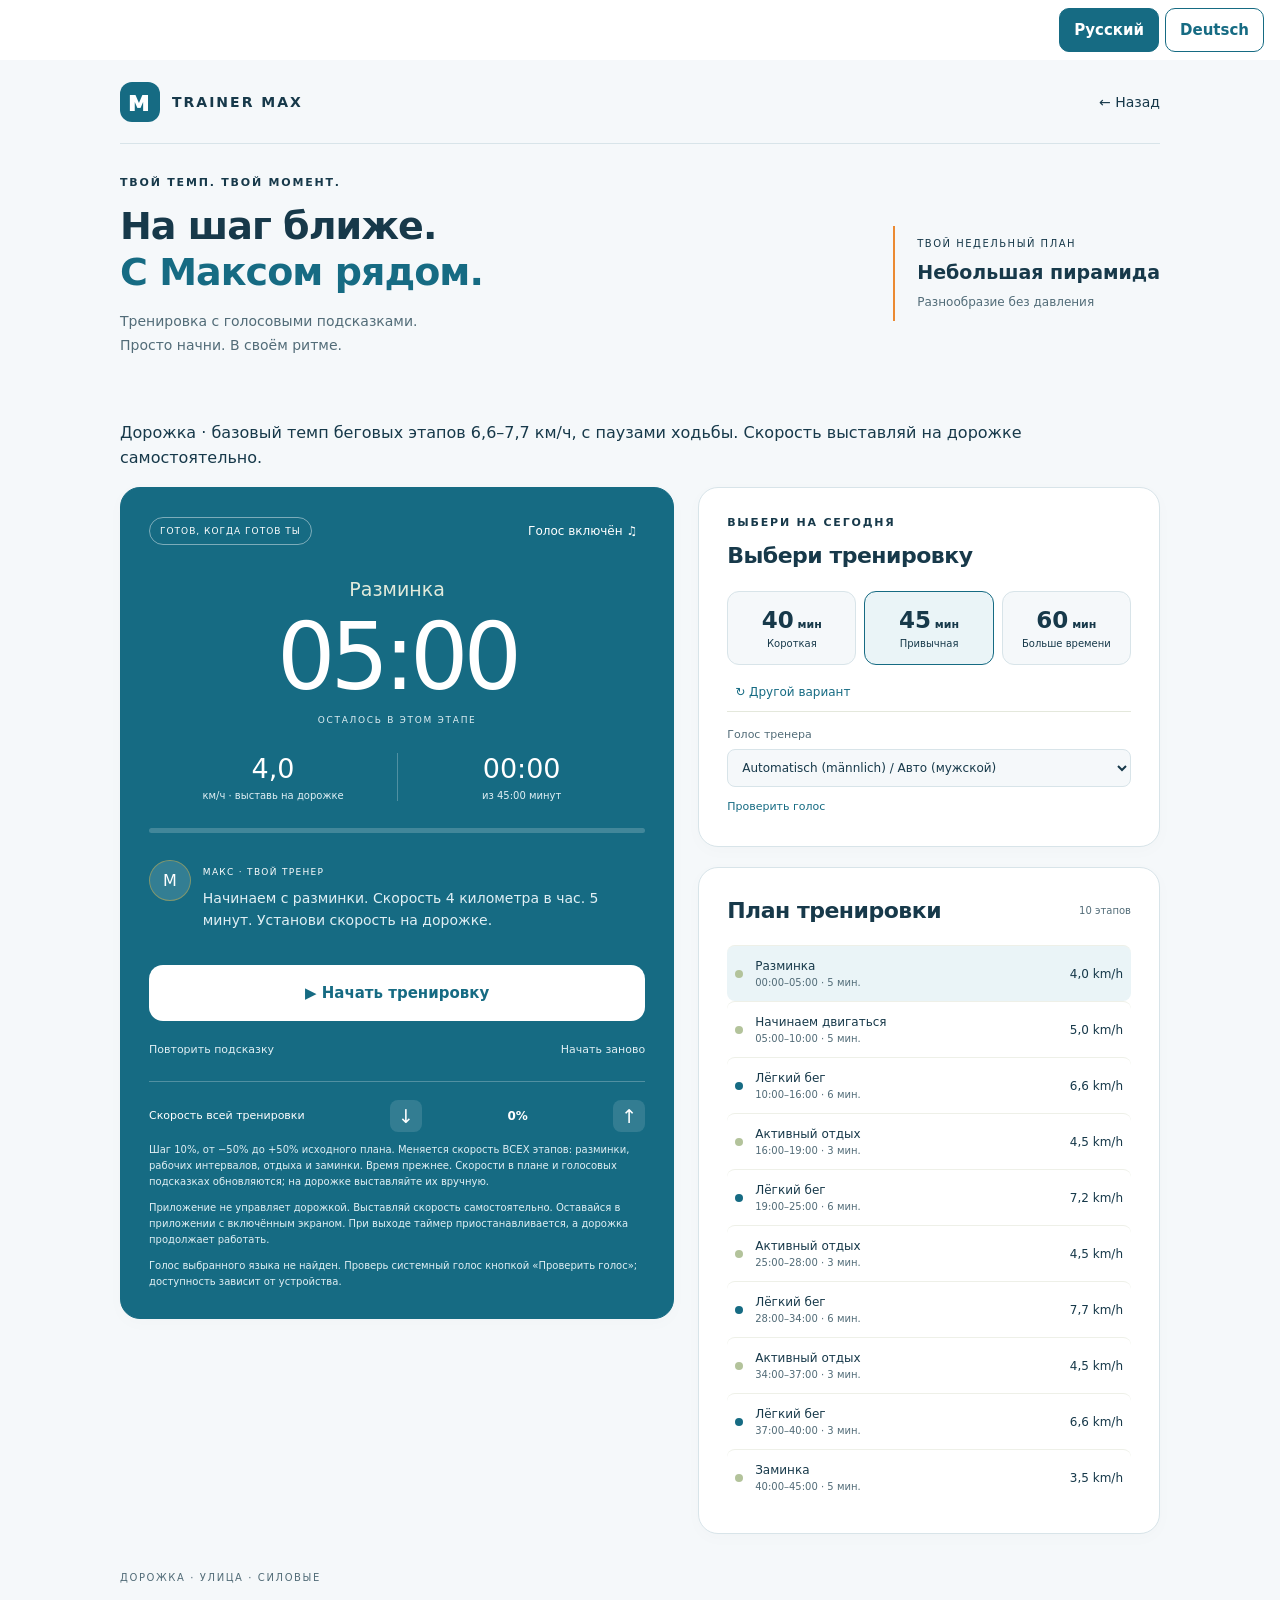
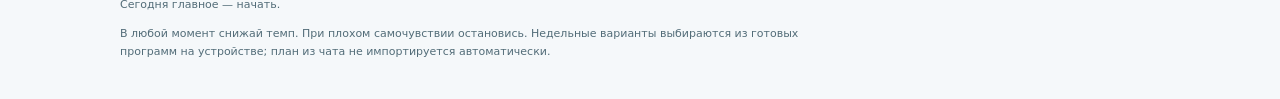
<file: treadmill.html>
<!doctype html><html lang="de"><head><link rel="manifest" href="manifest.webmanifest"><link rel="apple-touch-icon" href="apple-touch-icon.png"><meta name="apple-mobile-web-app-capable" content="yes"><meta name="mobile-web-app-capable" content="yes"><meta name="apple-mobile-web-app-title" content="Trainer Max"><meta name="apple-mobile-web-app-status-bar-style" content="default"><meta name="theme-color" content="#166b83"><meta charset="utf-8"><meta name="viewport" content="width=device-width,initial-scale=1,viewport-fit=cover"><title>Беговая дорожка · Тренер Макс</title><link rel="stylesheet" href="style.css"><link rel="stylesheet" href="theme.css?v=languages-20261112"><script src="i18n.js?v=1"></script></head><body class="theme-treadmill"><main><header><a href="running.html" style="color:inherit">← Назад</a><a class="brand" href="index.html"><span class="logo">м</span> TRAINER MAX</a><span class="device">DEIN PERSÖNLICHER COACH</span></header><section class="intro"><div><div class="eyebrow">DEIN TEMPO. DEIN MOMENT.</div><h1>Ein Schritt näher.<br><em>Mit Max an deiner Seite.</em></h1><p>Dein Training mit russischer Stimme.<br>Einfach starten. Im eigenen Rhythmus bleiben.</p></div><div class="week"><span>DEIN WOCHENIMPULS</span><strong id="weekName"></strong><small>Abwechslung ohne Leistungsdruck</small></div></section><p id="modeInfo"></p><div class="layout"><section class="coach card"><div class="cardtop"><span id="status" class="pill">BEREIT, WENN DU ES BIST</span><button id="sound" class="textbutton" aria-pressed="true">Stimme an ♫</button></div><div class="phase" id="phase">Aufwärmen</div><div class="timer" id="timer" role="timer">05:00</div><div class="under">VERBLEIBEND IN DIESER PHASE</div><div class="metrics"><div><strong id="speed">4,0</strong><span id="metricLabel">km/h · am Laufband einstellen</span></div><div><strong id="elapsed">00:00</strong><span>von <b id="total">45:00</b> Minuten</span></div></div><div class="progress"><div id="progress"></div></div><p id="exerciseTip" class="exercise-tip" hidden></p><div class="quote"><span class="avatar">M</span><div><small>МАКС · DEIN COACH</small><p id="speechText" lang="ru"></p></div></div><button id="start" class="primary">▶ Training starten</button><div class="secondary"><button id="repeat">Ansage wiederholen</button><button id="reset">Neu starten</button></div><div id="tempoControls"><div class="adjust"><span>Скорость всей тренировки</span><button id="minus" type="button" aria-label="Уменьшить скорость всех этапов на 10 процентов" aria-describedby="speedPercentHint">↓</button><b id="adjustSpeed" aria-live="polite">0%</b><button id="plus" type="button" aria-label="Увеличить скорость всех этапов на 10 процентов" aria-describedby="speedPercentHint">↑</button></div><p id="speedPercentHint" class="hint">Шаг 10%, от −50% до +50% исходного плана. Меняется скорость ВСЕХ этапов: разминки, рабочих интервалов, отдыха и заминки. Время прежнее. Скорости в плане и голосовых подсказках обновляются; на дорожке выставляйте их вручную.</p></div><p class="hint" id="modeHint">Die App steuert dein Laufband nicht. Stelle jedes Tempo selbst ein. Bleibe in der App und lasse den Bildschirm an. Beim Verlassen pausiert der Timer; das Laufband läuft weiter.</p><p id="voiceNotice" class="hint" role="status"></p></section><aside><section class="card choose"><div class="eyebrow">HEUTE PASST ZU DIR</div><h2>Wähle deine Einheit</h2><div class="options" id="options"></div><button id="newPlan" class="textbutton new">↻ Andere Variante</button><div class="voice"><label for="voiceSelect">Russische Stimme</label><select id="voiceSelect"><option value="">Automatisch auswählen</option></select><button id="testVoice">Stimme testen</button></div></section><section class="card plan"><div class="planhead"><h2>Dein Ablauf</h2><span id="planCount"></span></div><ol id="steps"></ol></section></aside></div><section class="foot"><span>LAUFBAND · DRAUSSEN · KRAFTTRAINING</span><p id="history">Heute zählt, dass du anfängst.</p><p>Tempo jederzeit reduzieren. Bei Unwohlsein anhalten. Wochenvarianten werden lokal aus vorbereiteten Trainingsmustern gewählt; der Chat-Wochenplan wird nicht automatisch importiert.</p></section></main><script src="workouts.js"></script><script src="app.js?v=languages-20261112"></script><script>if('serviceWorker' in navigator)addEventListener('load',()=>navigator.serviceWorker.register('sw.js').catch(()=>{}));</script></body></html>
</file>
<file: theme.css>
/* Shared Trainer Max design: all screens use the home page palette. */
:root{--ink:#17394a;--accent:#166b83;--accent-soft:#eaf4f7;--orange:#eb8a32;--surface:#fff;--canvas:#f5f8fa;--line:#d8e4e9;--muted:#526c78;--green:#166b83;--lime:#fff;--paper:#f5f8fa;color-scheme:light;background:var(--canvas);color:var(--ink);font-family:system-ui,-apple-system,BlinkMacSystemFont,'Segoe UI',sans-serif}
*{box-sizing:border-box}body{background:var(--canvas);color:var(--ink);font-family:system-ui,-apple-system,BlinkMacSystemFont,'Segoe UI',sans-serif}a{color:var(--accent)}button,input,select{font-family:inherit}button,a,input,select{-webkit-tap-highlight-color:transparent}button:focus-visible,a:focus-visible,input:focus-visible,select:focus-visible{outline:3px solid var(--orange);outline-offset:3px}button{cursor:pointer}button:disabled{cursor:default}h1,h2,h3{color:var(--ink);font-family:inherit}h1{font-size:clamp(26px,4vw,38px);letter-spacing:-.025em;line-height:1.2}h2{font-size:22px;line-height:1.35}p{line-height:1.6}.site-header{height:84px;max-width:1088px;margin:auto;padding:0 24px;display:flex;align-items:center;justify-content:space-between;border-bottom:1px solid var(--line);gap:16px}.site-brand{display:flex;align-items:center;gap:10px;font-size:14px;letter-spacing:1.7px;font-weight:800;color:var(--ink);text-decoration:none}.site-logo,.logo{display:grid;place-items:center;width:40px;height:40px;border-radius:12px;background:var(--accent);color:#fff;font-size:28px;line-height:1}.site-back{font-size:14px;text-decoration:none;padding:12px 0}.theme-home main{min-height:calc(100svh - 84px);padding:32px 20px 48px}.theme-home .home{max-width:900px}.theme-home .home img{border-radius:24px;background:#fff}.theme-home .buttons{max-width:400px}.theme-home .choice{background:var(--accent);border-radius:14px;font-family:inherit;font-size:18px;min-height:64px}.theme-home .buttons>:nth-child(2){background:var(--accent);color:white}.theme-home .choice:hover{background:#10566b}.back{color:var(--accent)}
.theme-outdoor main,.theme-strength main{max-width:880px;padding:28px 24px 60px}.theme-outdoor main>a:first-child,.theme-strength main>a:first-child{display:none!important}.theme-outdoor h1,.theme-strength h1{color:var(--ink);margin:0 0 12px}.theme-outdoor p,.theme-strength .sub,.theme-strength .hint{color:var(--muted)}.panel,.exercise,.card{background:var(--surface);border:1px solid var(--line);border-radius:20px;box-shadow:0 4px 18px #17394a05}.theme-outdoor .panel{padding:24px}.stat{background:var(--accent-soft);border-radius:14px;color:var(--ink)}.stat small{color:var(--muted)}.theme-outdoor #count{font-size:clamp(48px,13vw,80px);color:var(--accent);line-height:1.25;margin:8px 0 20px;overflow-wrap:anywhere}.theme-outdoor #status,.theme-strength #status{color:var(--muted)}.theme-outdoor button,.finish{background:var(--accent);color:#fff;border-radius:14px;min-height:48px;font-size:16px;font-weight:700}.theme-outdoor button.secondary{background:var(--accent-soft);color:var(--accent);border:1px solid var(--line)}.theme-outdoor button.stop{background:#af3542}.theme-outdoor input{accent-color:var(--accent)}
.theme-strength .tabs{gap:10px}.theme-strength .daylink{background:#fff;border:1px solid var(--line);color:var(--ink);border-radius:14px;padding:14px 6px;min-height:64px}.theme-strength .day:nth-of-type(1) .daylink:nth-child(1),.theme-strength .day:nth-of-type(2) .daylink:nth-child(2),.theme-strength .day:nth-of-type(3) .daylink:nth-child(3),.theme-strength .day:nth-of-type(4) .daylink:nth-child(4),.theme-strength .day:nth-of-type(5) .daylink:nth-child(5),.theme-strength .day:nth-of-type(6) .daylink:nth-child(6){background:var(--accent);border-color:var(--accent);color:#fff}.theme-strength .exercise{padding:16px;gap:16px;margin:16px 0}.theme-strength .exercise h3{line-height:1.4}.theme-strength .sethead{color:var(--muted)}.theme-strength .set input{background:var(--canvas);border:1px solid #a7bdc7;color:var(--ink);min-height:44px;border-radius:10px}.theme-strength .old{color:var(--accent)}.theme-strength .bottom a,.theme-strength .utilities button,.theme-strength .utilities label{background:var(--accent-soft);border:1px solid var(--line);color:var(--accent);border-radius:12px;min-height:44px}.theme-strength .bottom a{display:flex;align-items:center}.theme-strength .finish{padding:18px}
.theme-treadmill main{max-width:1088px;padding:0 24px}.theme-treadmill header{height:84px;border-color:var(--line)}.theme-treadmill .brand{font-size:14px}.theme-treadmill .intro{padding:32px 0}.theme-treadmill h1 em{color:var(--accent)}.theme-treadmill .coach{background:var(--accent);color:#fff;border-color:var(--accent)}.theme-treadmill .primary{background:#fff;color:var(--accent);border-radius:14px}.theme-treadmill .option.active{background:var(--accent-soft);border-color:var(--accent)}.theme-treadmill .option,.theme-treadmill select{background:var(--canvas);border-color:var(--line);color:var(--ink)}.theme-treadmill .new,.theme-treadmill .voice button{color:var(--accent)}.theme-treadmill .week{border-color:var(--orange)}.theme-treadmill .progress{background:#ffffff30}.theme-treadmill .progress div{background:var(--orange)}.theme-treadmill .pill{border-color:#ffffff70;color:#fff}.theme-treadmill .avatar,.theme-treadmill .adjust button{background:#ffffff20;color:#fff}.theme-treadmill .hint,.theme-treadmill .metrics span,.theme-treadmill .under,.theme-treadmill .secondary button,.theme-treadmill .quote p{color:#e0eff4}.theme-treadmill .quote small{color:#fff}.theme-treadmill .adjust,.theme-treadmill .metrics>div+div{border-color:#ffffff40}.theme-treadmill li.current{background:var(--accent-soft)}.theme-treadmill li.run .dot{background:var(--accent)}
@media(max-width:600px){.site-header{height:72px;padding:0 16px}.site-brand{font-size:12px}.site-back{font-size:13px}.theme-home main{min-height:calc(100svh - 72px);padding:24px 16px 40px}.theme-outdoor main,.theme-strength main{padding:24px 16px 48px}.theme-outdoor .panel{padding:18px}.theme-strength .exercise{padding:12px;gap:12px;grid-template-columns:90px minmax(0,1fr)}.theme-strength .exercise img{width:90px;height:110px}.theme-strength .exercise h3{font-size:15px}.theme-strength .tabs{gap:8px}.theme-treadmill main{padding:0 16px}.theme-treadmill header{height:72px}.theme-treadmill .device{display:none}.theme-treadmill .intro{padding:28px 0 22px}.theme-treadmill .coach{padding:22px}.theme-treadmill .timer{font-family:inherit}.bottom{flex-wrap:wrap}}
.theme-treadmill header>.brand{order:-1}.theme-treadmill header>.device{display:none}.theme-treadmill header>a:first-child{font-size:14px;text-decoration:none}.theme-treadmill .timer{font-family:inherit}

.language-switch{display:flex;justify-content:flex-end;gap:6px;padding:8px 16px;background:#fff;position:relative;z-index:5}.language-switch button{width:auto;min-height:44px;margin:0;padding:9px 14px;border:1px solid #166b83;border-radius:10px;background:#fff;color:#166b83;font:600 15px system-ui;cursor:pointer}.language-switch button[aria-pressed="true"]{background:#166b83;color:white}
</file>
<file: style.css>
@import url('https://fonts.googleapis.com/css2?family=DM+Sans:wght@400;500;600;700&family=Manrope:wght@400;500;600;700;800&display=swap');
:root{--green:#173e35;--lime:#d6f18b;--muted:#6c7972;--paper:#f5f5ef}*{box-sizing:border-box}body{margin:0;background:var(--paper);color:#20372e;font-family:'DM Sans',system-ui,sans-serif}main{max-width:1160px;padding:0 36px;margin:auto}header{height:100px;display:flex;justify-content:space-between;align-items:center;border-bottom:1px solid #dbe1d5}.brand{display:flex;align-items:center;gap:12px;font-weight:800;letter-spacing:2px;font-size:15px;color:inherit;text-decoration:none}.logo{background:var(--green);color:var(--lime);width:40px;height:40px;text-align:center;border-radius:12px;font-size:30px;line-height:36px}.device,.eyebrow{font-size:11px;font-weight:700;letter-spacing:1.8px}.device{color:var(--muted)}.intro{display:flex;justify-content:space-between;gap:24px;align-items:center;padding:48px 0 34px}h1{font-family:Manrope,system-ui;font-size:43px;letter-spacing:-1.8px;line-height:1.23;margin:15px 0}h1 em{font-style:normal;color:#70826a}.intro p{color:var(--muted);line-height:1.7;font-size:14px}.week{border-left:2px solid #bccb9e;padding:12px 0 12px 22px;display:flex;flex-direction:column;gap:12px}.week span{font-size:10px;letter-spacing:1.5px}.week strong{font-size:19px}.week small{font-size:12px;color:var(--muted)}.layout{display:grid;grid-template-columns:1.2fr 1fr;gap:24px;align-items:start}.card{background:white;border:1px solid #e1e5da;border-radius:24px;padding:28px}.coach{background:var(--green);color:white;position:sticky;top:20px}.cardtop{display:flex;align-items:center;justify-content:space-between;gap:8px}.pill{font-size:9px;letter-spacing:1px;color:var(--lime);border:1px solid #5d7763;padding:8px 10px;border-radius:30px}button,select{font:inherit}button{cursor:pointer;border:0;transition:background .2s,transform .2s}button:hover{filter:brightness(.95)}button:focus-visible,select:focus-visible{outline:3px solid #e2b950;outline-offset:4px}button:disabled{opacity:.45;cursor:default}.textbutton{background:transparent;color:inherit;font-size:12px;padding:8px}.phase{text-align:center;font-size:19px;margin-top:32px;color:#e1eadb}.timer{font-family:Manrope,system-ui;font-size:92px;letter-spacing:-5px;text-align:center;line-height:1.25;font-weight:500;font-variant-numeric:tabular-nums}.under{text-align:center;font-size:9px;letter-spacing:1.7px;color:#adbdad;margin-bottom:28px}.metrics{display:grid;grid-template-columns:1fr 1fr;text-align:center}.metrics>div+div{border-left:1px solid #466557}.metrics strong{display:block;font-size:29px;font-variant-numeric:tabular-nums;font-weight:500}.metrics span{display:block;font-size:10px;color:#b9cbb9;margin-top:6px}.metrics b{font-weight:400}.progress{background:#345b4b;height:5px;border-radius:6px;margin:27px 0}.progress div{height:100%;background:var(--lime);width:0;border-radius:6px}.quote{display:flex;gap:12px;align-items:start;min-height:105px}.avatar{border:1px solid #81976e;color:var(--lime);background:#315345;border-radius:50%;padding:10px 13px}.quote small{font-size:9px;letter-spacing:1.3px;color:var(--lime)}.quote p{font-size:14px;line-height:1.6;margin:8px 0 18px;color:#e3e9dd}.primary{width:100%;background:var(--lime);color:#203c2e;padding:19px;border-radius:13px;font-size:15px;font-weight:700}.secondary{display:flex;justify-content:space-between;margin-top:12px}.secondary button{background:transparent;color:#d7e2d1;font-size:11px;padding:10px 0}.adjust{display:flex;align-items:center;justify-content:space-between;gap:8px;border-top:1px solid #446253;margin-top:15px;padding-top:18px;font-size:11px}.adjust button{background:#325849;color:white;width:32px;height:32px;border-radius:8px;font-size:19px}.adjust b{font-size:12px}.hint{font-size:10px;line-height:1.6;color:#bbcebb;margin-bottom:0}h2{font-size:20px;letter-spacing:-.5px;margin:12px 0 20px}.options{display:grid;grid-template-columns:repeat(3,1fr);gap:8px}.option{border:1px solid #dfe4d7;background:#fafbf6;border-radius:12px;padding:15px 5px;color:var(--green)}.option.active{background:#eaf2d8;border:1px solid #71894f}.option strong{font-size:23px;display:block}.option span{font-size:10px;display:block;margin-top:5px}.new{margin:12px 0 4px;color:#4d6a37}.voice{border-top:1px solid #e4e8dc;padding-top:16px;display:flex;gap:8px;flex-wrap:wrap}.voice label{font-size:11px;width:100%;color:var(--muted)}select{width:100%;padding:10px;background:#f7f8f3;border:1px solid #dce2d4;border-radius:8px;font-size:12px}.voice button{font-size:11px;color:var(--green);background:transparent;padding:5px 0}.plan{margin-top:20px}.planhead{display:flex;align-items:center;justify-content:space-between}.planhead h2{margin:0}.planhead span{font-size:10px;color:var(--muted)}ol{list-style:none;margin:20px 0 0;padding:0}li{display:flex;gap:12px;align-items:center;padding:13px 8px;border-top:1px solid #eef0e8;font-size:12px;border-radius:8px}li.current{background:#f0f5e5}li .dot{width:8px;height:8px;border-radius:50%;background:#b3c39b;flex-shrink:0}li.run .dot{background:#355945}li .label{flex:1}li small{display:block;color:var(--muted);font-size:10px;margin-top:4px}li b{font-size:12px;font-weight:500}.foot{padding:32px 0 28px;color:var(--muted)}.foot span{font-size:10px;letter-spacing:1.6px}.foot p{font-size:11px;line-height:1.6;max-width:700px}@media(max-width:760px){main{padding:0 18px}header{height:78px}.device{font-size:8px}.brand{font-size:12px}.intro{padding:28px 0 22px;display:block}h1{font-size:32px;letter-spacing:-1px}.week{display:none}.layout{grid-template-columns:1fr}.coach{position:static;padding:23px}.timer{font-size:83px}.card{border-radius:20px}.intro p{font-size:13px}.pill{font-size:8px}.foot{padding-bottom:40px}}
[hidden]{display:none!important}.training-choice{margin:0 0 28px}.training-cards{display:grid;grid-template-columns:repeat(3,1fr);gap:16px;margin-top:16px}.training-card{text-align:left;padding:22px;background:#fff;border:1px solid #dce3d3;border-radius:18px;color:var(--green);display:flex;flex-direction:column;align-items:flex-start;gap:12px;min-height:230px}.training-card.selected{background:#eaf2d8;border:2px solid #6c8754;padding:21px}.card-icon{font-size:26px;line-height:1;width:42px;height:42px;border-radius:12px;background:#edf2e4;display:grid;place-items:center}.selected .card-icon{background:var(--green);color:var(--lime)}.card-caption{font-size:9px;font-weight:700;letter-spacing:1.2px}.training-card strong{font-size:23px;letter-spacing:-.5px}.training-card>span:not([class]){font-size:12px;line-height:1.6;color:#68795f}.card-action{font-size:11px;font-weight:700;margin-top:auto}.training-choice>p{font-size:12px;color:#65775d;line-height:1.65}.exercise-tip{font-size:13px;line-height:1.7;background:#2d5345;border-radius:12px;padding:14px;margin:0 0 20px;color:#ebf2e3}.plan ol{max-height:630px;overflow:auto}.metrics strong{font-size:27px}@media(max-width:600px){.training-cards{grid-template-columns:1fr;gap:10px}.training-card{min-height:0;padding:16px;display:grid;grid-template-columns:42px 1fr;column-gap:15px;row-gap:7px}.training-card.selected{padding:15px}.card-icon{grid-row:1/4}.card-caption,.training-card strong,.training-card>span:not([class]),.card-action{grid-column:2}.training-card strong{font-size:20px}.training-card>span:not([class]) br{display:none}.card-action{margin-top:3px}.training-card>span:not([class]){font-size:11px}}
</file>
